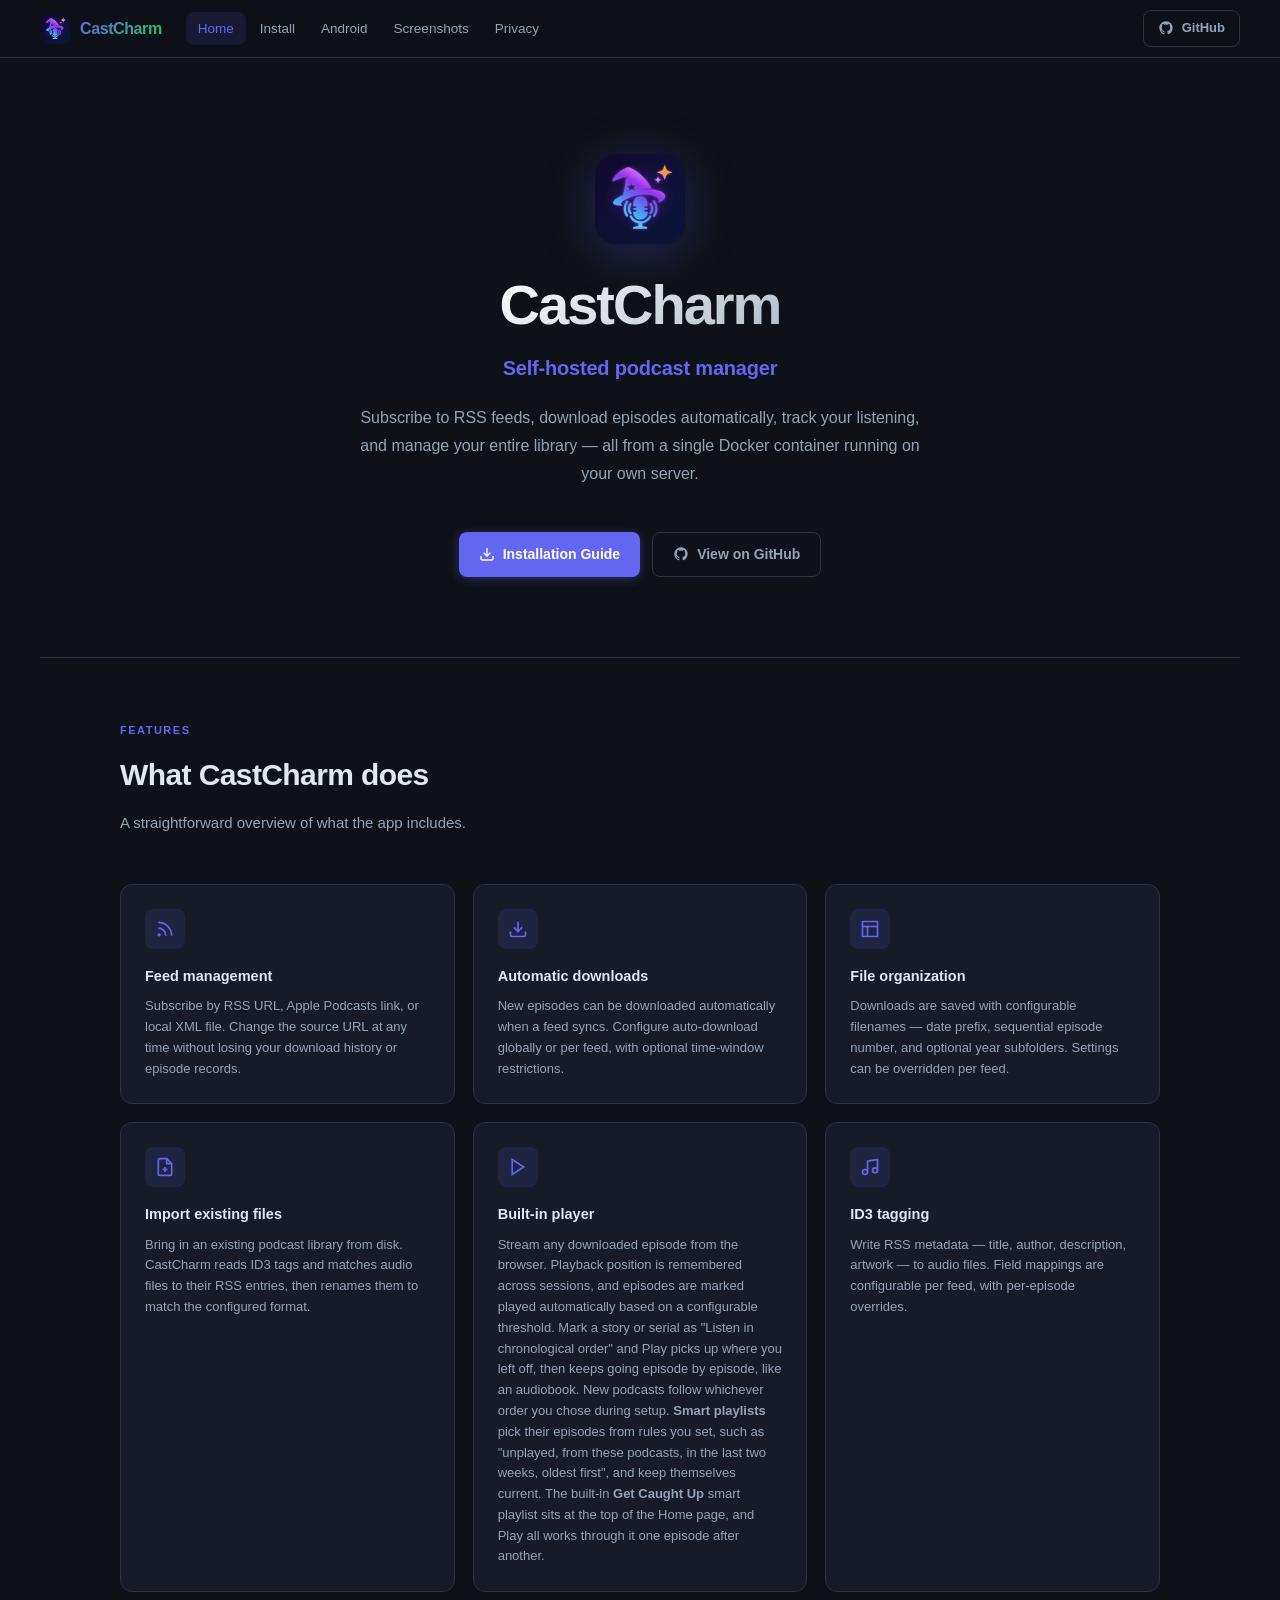
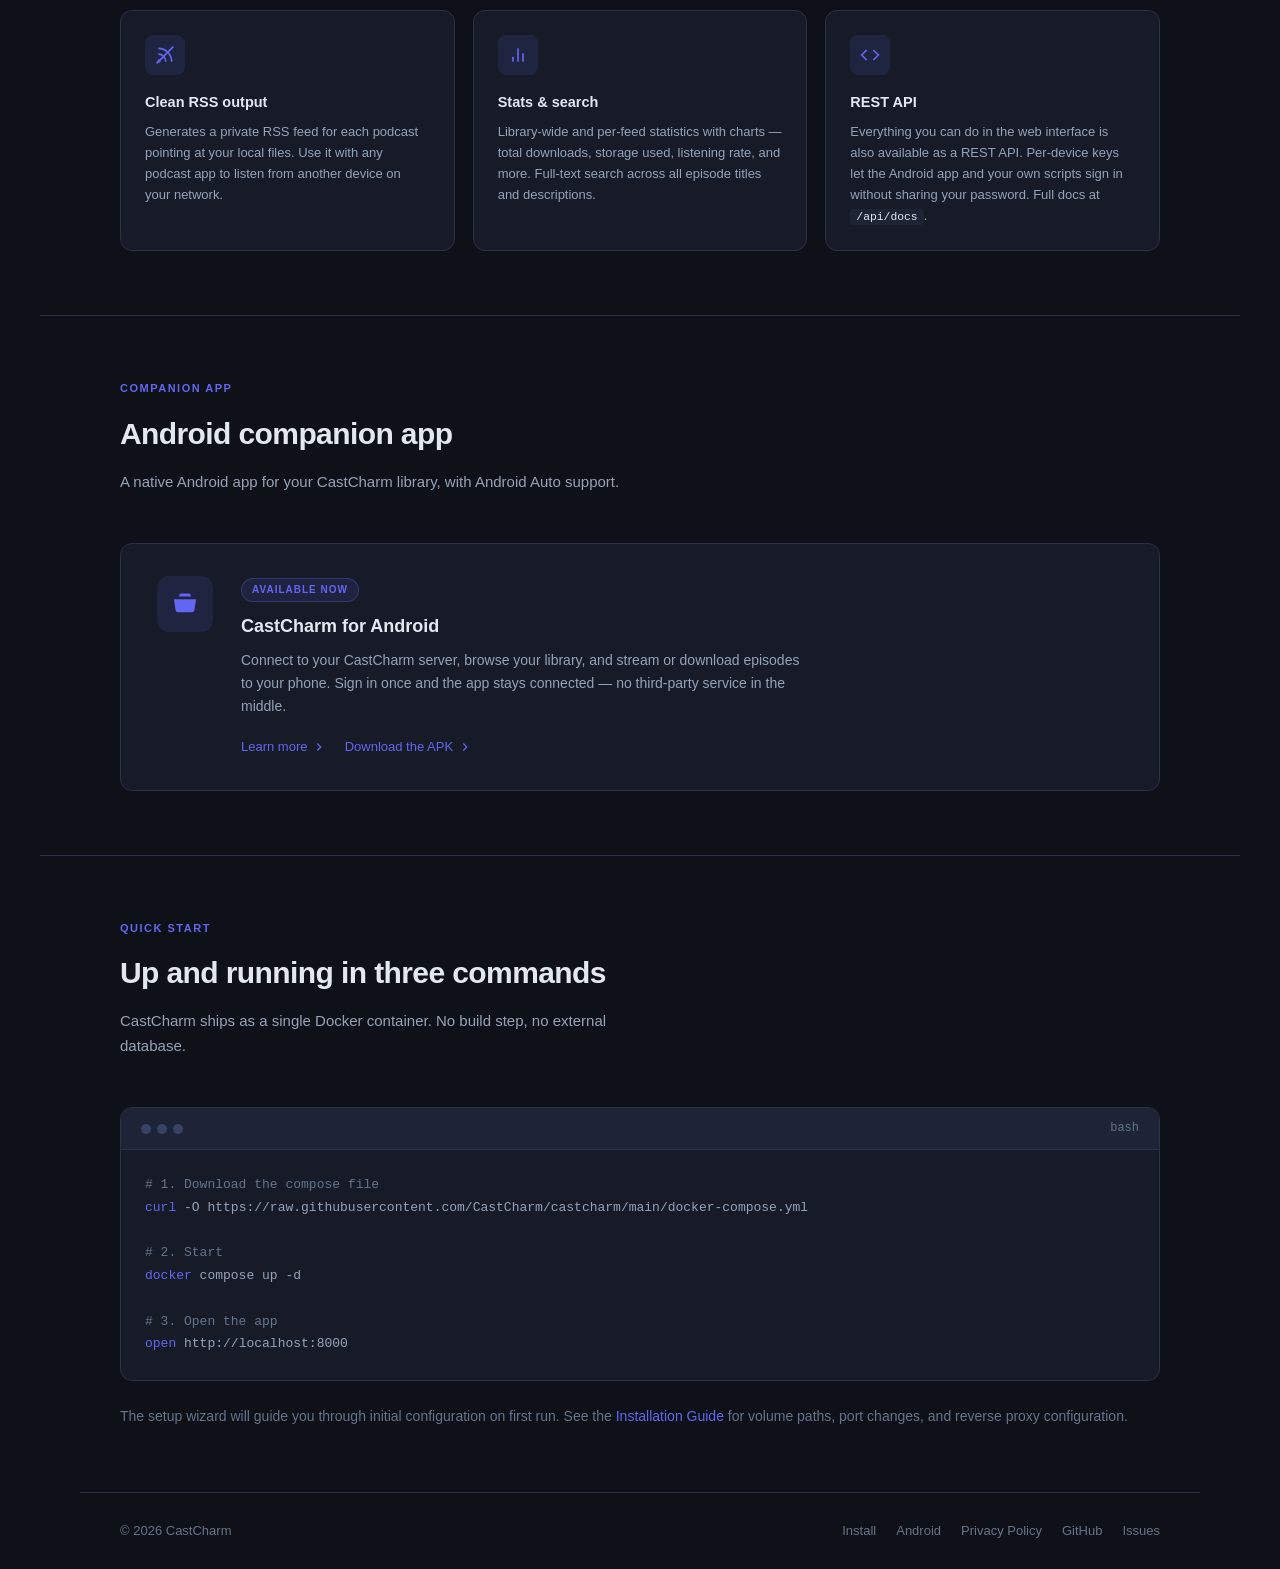
<file: docs/index.html>
<!DOCTYPE html>
<html lang="en">
<head>
  <meta charset="UTF-8" />
  <meta name="viewport" content="width=device-width, initial-scale=1.0" />
  <title>CastCharm — Self-hosted podcast manager</title>
  <meta name="description" content="CastCharm is a self-hosted podcast manager. Subscribe to RSS feeds, download episodes automatically, track playback, and manage your library — all from a single Docker container." />
  <link rel="stylesheet" href="style.css" />
  <link rel="icon" type="image/svg+xml" href="assets/icon.svg" />
</head>
<body>

  <!-- Nav -->
  <nav class="site-nav">
    <button class="hamburger" id="hamburger" aria-label="Toggle menu" aria-expanded="false">
      <span></span><span></span><span></span>
    </button>
    <a class="nav-logo" href="index.html">
      <img src="assets/icon.svg" alt="CastCharm icon" />
      <span class="nav-logo-text">CastCharm</span>
    </a>
    <div class="nav-links" id="nav-links">
      <a class="nav-link active" href="index.html">Home</a>
      <a class="nav-link" href="install.html">Install</a>
      <a class="nav-link" href="android.html">Android</a>
      <a class="nav-link" href="screenshots.html">Screenshots</a>
      <a class="nav-link" href="privacy.html">Privacy</a>
      <a class="nav-link nav-link-mobile-only" href="https://github.com/CastCharm/castcharm" target="_blank" rel="noopener">GitHub ↗</a>
    </div>
    <div class="nav-right">
      <a class="btn btn-ghost btn-sm" href="https://github.com/CastCharm/castcharm" target="_blank" rel="noopener">
        <svg viewBox="0 0 24 24" fill="currentColor"><path d="M12 2C6.477 2 2 6.477 2 12c0 4.418 2.865 8.166 6.839 9.489.5.092.682-.217.682-.482 0-.237-.009-.868-.013-1.703-2.782.604-3.369-1.342-3.369-1.342-.454-1.155-1.11-1.463-1.11-1.463-.908-.62.069-.608.069-.608 1.003.07 1.531 1.03 1.531 1.03.892 1.529 2.341 1.087 2.91.832.092-.647.35-1.088.636-1.338-2.22-.253-4.555-1.11-4.555-4.943 0-1.091.39-1.984 1.029-2.683-.103-.253-.446-1.27.098-2.647 0 0 .84-.269 2.75 1.025A9.578 9.578 0 0 1 12 6.836a9.59 9.59 0 0 1 2.504.337c1.909-1.294 2.747-1.025 2.747-1.025.546 1.377.202 2.394.1 2.647.64.699 1.028 1.592 1.028 2.683 0 3.842-2.339 4.687-4.566 4.935.359.309.678.919.678 1.852 0 1.336-.012 2.415-.012 2.743 0 .267.18.578.688.48C19.138 20.163 22 16.418 22 12c0-5.523-4.477-10-10-10z"/></svg>
        GitHub
      </a>
    </div>
  </nav>

  <!-- Hero -->
  <section class="hero">
    <img class="hero-icon" src="assets/icon.svg" alt="CastCharm" />
    <h1 class="hero-title">CastCharm</h1>
    <p class="hero-tagline">Self-hosted podcast manager</p>
    <p class="hero-desc">
      Subscribe to RSS feeds, download episodes automatically, track your listening,
      and manage your entire library — all from a single Docker container running on your own server.
    </p>
    <div class="hero-actions">
      <a class="btn btn-primary" href="install.html">
        <svg viewBox="0 0 24 24" fill="none" stroke="currentColor" stroke-width="2"><path d="M21 15v4a2 2 0 0 1-2 2H5a2 2 0 0 1-2-2v-4"/><polyline points="7 10 12 15 17 10"/><line x1="12" y1="15" x2="12" y2="3"/></svg>
        Installation Guide
      </a>
      <a class="btn btn-ghost" href="https://github.com/CastCharm/castcharm" target="_blank" rel="noopener">
        <svg viewBox="0 0 24 24" fill="currentColor"><path d="M12 2C6.477 2 2 6.477 2 12c0 4.418 2.865 8.166 6.839 9.489.5.092.682-.217.682-.482 0-.237-.009-.868-.013-1.703-2.782.604-3.369-1.342-3.369-1.342-.454-1.155-1.11-1.463-1.11-1.463-.908-.62.069-.608.069-.608 1.003.07 1.531 1.03 1.531 1.03.892 1.529 2.341 1.087 2.91.832.092-.647.35-1.088.636-1.338-2.22-.253-4.555-1.11-4.555-4.943 0-1.091.39-1.984 1.029-2.683-.103-.253-.446-1.27.098-2.647 0 0 .84-.269 2.75 1.025A9.578 9.578 0 0 1 12 6.836a9.59 9.59 0 0 1 2.504.337c1.909-1.294 2.747-1.025 2.747-1.025.546 1.377.202 2.394.1 2.647.64.699 1.028 1.592 1.028 2.683 0 3.842-2.339 4.687-4.566 4.935.359.309.678.919.678 1.852 0 1.336-.012 2.415-.012 2.743 0 .267.18.578.688.48C19.138 20.163 22 16.418 22 12c0-5.523-4.477-10-10-10z"/></svg>
        View on GitHub
      </a>
    </div>
  </section>

  <hr class="section-divider" />

  <!-- Features -->
  <section class="section">
    <p class="section-label">Features</p>
    <h2 class="section-title">What CastCharm does</h2>
    <p class="section-sub">A straightforward overview of what the app includes.</p>

    <div class="features-grid">

      <div class="feature-card">
        <div class="feature-icon">
          <svg viewBox="0 0 24 24" fill="none" stroke="currentColor" stroke-width="2"><path d="M4 11a9 9 0 0 1 9 9"/><path d="M4 4a16 16 0 0 1 16 16"/><circle cx="5" cy="19" r="1" fill="currentColor"/></svg>
        </div>
        <h3 class="feature-title">Feed management</h3>
        <p class="feature-desc">Subscribe by RSS URL, Apple Podcasts link, or local XML file. Change the source URL at any time without losing your download history or episode records.</p>
      </div>

      <div class="feature-card">
        <div class="feature-icon">
          <svg viewBox="0 0 24 24" fill="none" stroke="currentColor" stroke-width="2"><path d="M21 15v4a2 2 0 0 1-2 2H5a2 2 0 0 1-2-2v-4"/><polyline points="7 10 12 15 17 10"/><line x1="12" y1="15" x2="12" y2="3"/></svg>
        </div>
        <h3 class="feature-title">Automatic downloads</h3>
        <p class="feature-desc">New episodes can be downloaded automatically when a feed syncs. Configure auto-download globally or per feed, with optional time-window restrictions.</p>
      </div>

      <div class="feature-card">
        <div class="feature-icon">
          <svg viewBox="0 0 24 24" fill="none" stroke="currentColor" stroke-width="2"><path d="M3 3h18v18H3z" rx="2"/><polyline points="3 9 21 9"/><polyline points="9 21 9 9"/></svg>
        </div>
        <h3 class="feature-title">File organization</h3>
        <p class="feature-desc">Downloads are saved with configurable filenames — date prefix, sequential episode number, and optional year subfolders. Settings can be overridden per feed.</p>
      </div>

      <div class="feature-card">
        <div class="feature-icon">
          <svg viewBox="0 0 24 24" fill="none" stroke="currentColor" stroke-width="2"><path d="M14 2H6a2 2 0 0 0-2 2v16a2 2 0 0 0 2 2h12a2 2 0 0 0 2-2V8z"/><polyline points="14 2 14 8 20 8"/><line x1="12" y1="18" x2="12" y2="12"/><line x1="9" y1="15" x2="15" y2="15"/></svg>
        </div>
        <h3 class="feature-title">Import existing files</h3>
        <p class="feature-desc">Bring in an existing podcast library from disk. CastCharm reads ID3 tags and matches audio files to their RSS entries, then renames them to match the configured format.</p>
      </div>

      <div class="feature-card">
        <div class="feature-icon">
          <svg viewBox="0 0 24 24" fill="none" stroke="currentColor" stroke-width="2"><polygon points="5 3 19 12 5 21 5 3"/></svg>
        </div>
        <h3 class="feature-title">Built-in player</h3>
        <p class="feature-desc">Stream any downloaded episode from the browser. Playback position is remembered across sessions, and episodes are marked played automatically based on a configurable threshold. Mark a story or serial as "Listen in chronological order" and Play picks up where you left off, then keeps going episode by episode, like an audiobook. New podcasts follow whichever order you chose during setup. <strong>Smart playlists</strong> pick their episodes from rules you set, such as "unplayed, from these podcasts, in the last two weeks, oldest first", and keep themselves current. The built-in <strong>Get Caught Up</strong> smart playlist sits at the top of the Home page, and Play all works through it one episode after another.</p>
      </div>

      <div class="feature-card">
        <div class="feature-icon">
          <svg viewBox="0 0 24 24" fill="none" stroke="currentColor" stroke-width="2"><path d="M9 18V5l12-2v13"/><circle cx="6" cy="18" r="3"/><circle cx="18" cy="16" r="3"/></svg>
        </div>
        <h3 class="feature-title">ID3 tagging</h3>
        <p class="feature-desc">Write RSS metadata — title, author, description, artwork — to audio files. Field mappings are configurable per feed, with per-episode overrides.</p>
      </div>

      <div class="feature-card">
        <div class="feature-icon">
          <svg viewBox="0 0 24 24" fill="none" stroke="currentColor" stroke-width="2"><path d="M4 11a9 9 0 0 1 9 9"/><path d="M4 4a16 16 0 0 1 16 16"/><circle cx="5" cy="19" r="1" fill="currentColor"/><line x1="22" y1="2" x2="2" y2="22"/></svg>
        </div>
        <h3 class="feature-title">Clean RSS output</h3>
        <p class="feature-desc">Generates a private RSS feed for each podcast pointing at your local files. Use it with any podcast app to listen from another device on your network.</p>
      </div>

      <div class="feature-card">
        <div class="feature-icon">
          <svg viewBox="0 0 24 24" fill="none" stroke="currentColor" stroke-width="2"><line x1="18" y1="20" x2="18" y2="10"/><line x1="12" y1="20" x2="12" y2="4"/><line x1="6" y1="20" x2="6" y2="14"/></svg>
        </div>
        <h3 class="feature-title">Stats &amp; search</h3>
        <p class="feature-desc">Library-wide and per-feed statistics with charts — total downloads, storage used, listening rate, and more. Full-text search across all episode titles and descriptions.</p>
      </div>

      <div class="feature-card">
        <div class="feature-icon">
          <svg viewBox="0 0 24 24" fill="none" stroke="currentColor" stroke-width="2"><polyline points="16 18 22 12 16 6"/><polyline points="8 6 2 12 8 18"/></svg>
        </div>
        <h3 class="feature-title">REST API</h3>
        <p class="feature-desc">Everything you can do in the web interface is also available as a REST API. Per-device keys let the Android app and your own scripts sign in without sharing your password. Full docs at <code>/api/docs</code>.</p>
      </div>

    </div>
  </section>

  <hr class="section-divider" />

  <!-- Android -->
  <section class="section">
    <p class="section-label">Companion app</p>
    <h2 class="section-title">Android companion app</h2>
    <p class="section-sub">A native Android app for your CastCharm library, with Android Auto support.</p>

    <div class="coming-soon-card">
      <div class="coming-soon-icon">
        <svg viewBox="0 0 24 24" fill="currentColor"><path d="M17.523 15.341a.5.5 0 1 1-1 0 .5.5 0 0 1 1 0m-10 0a.5.5 0 1 1-1 0 .5.5 0 0 1 1 0M2.5 8h19l-1.5 9.5a2 2 0 0 1-2 1.5H6a2 2 0 0 1-2-1.5zm4-2.5 1.5-2.5h8l1.5 2.5"/></svg>
      </div>
      <div class="coming-soon-body">
        <span class="coming-soon-badge">Available now</span>
        <h3 class="coming-soon-title">CastCharm for Android</h3>
        <p class="coming-soon-desc">
          Connect to your CastCharm server, browse your library, and stream or
          download episodes to your phone. Sign in once and the app stays
          connected — no third-party service in the middle.
        </p>
        <a class="coming-soon-link" href="android.html">
          Learn more
          <svg viewBox="0 0 24 24" fill="none" stroke="currentColor" stroke-width="2"><polyline points="9 18 15 12 9 6"/></svg>
        </a>
        <a class="coming-soon-link" href="https://github.com/CastCharm/castcharm-android/releases" target="_blank" rel="noopener" style="margin-left:14px">
          Download the APK
          <svg viewBox="0 0 24 24" fill="none" stroke="currentColor" stroke-width="2"><polyline points="9 18 15 12 9 6"/></svg>
        </a>
      </div>
    </div>
  </section>

  <hr class="section-divider" />

  <!-- Quick start -->
  <section class="section">
    <p class="section-label">Quick start</p>
    <h2 class="section-title">Up and running in three commands</h2>
    <p class="section-sub">CastCharm ships as a single Docker container. No build step, no external database.</p>

    <div class="code-card">
      <div class="code-header">
        <div class="code-dots"><span></span><span></span><span></span></div>
        <span>bash</span>
      </div>
      <pre><span class="comment"># 1. Download the compose file</span>
<span class="cmd"><span class="cmd-kw">curl</span> -O https://raw.githubusercontent.com/CastCharm/castcharm/main/docker-compose.yml</span>

<span class="comment"># 2. Start</span>
<span class="cmd"><span class="cmd-kw">docker</span> compose up -d</span>

<span class="comment"># 3. Open the app</span>
<span class="cmd"><span class="cmd-kw">open</span> http://localhost:8000</span></pre>
    </div>

    <p style="margin-top:24px;font-size:14px;color:var(--text-3)">
      The setup wizard will guide you through initial configuration on first run.
      See the <a href="install.html">Installation Guide</a> for volume paths, port changes, and reverse proxy configuration.
    </p>
  </section>

  <!-- Footer -->
  <footer class="site-footer">
    <span>© <span id="copy-year"></span> CastCharm</span>
    <div class="footer-links">
      <a href="install.html">Install</a>
      <a href="android.html">Android</a>
      <a href="privacy.html">Privacy Policy</a>
      <a href="https://github.com/CastCharm/castcharm" target="_blank" rel="noopener">GitHub</a>
      <a href="https://github.com/CastCharm/castcharm/issues" target="_blank" rel="noopener">Issues</a>
    </div>
  </footer>
  <script>
    const start = 2026, now = new Date().getFullYear();
    document.getElementById("copy-year").textContent = now > start ? start + "–" + now : start;

    const hamburger = document.getElementById("hamburger");
    const navLinks  = document.getElementById("nav-links");
    hamburger.addEventListener("click", function () {
      const open = navLinks.classList.toggle("open");
      hamburger.classList.toggle("open", open);
      hamburger.setAttribute("aria-expanded", open);
    });
    navLinks.querySelectorAll("a").forEach(function (a) {
      a.addEventListener("click", function () {
        navLinks.classList.remove("open");
        hamburger.classList.remove("open");
        hamburger.setAttribute("aria-expanded", "false");
      });
    });
  </script>

</body>
</html>
</file>
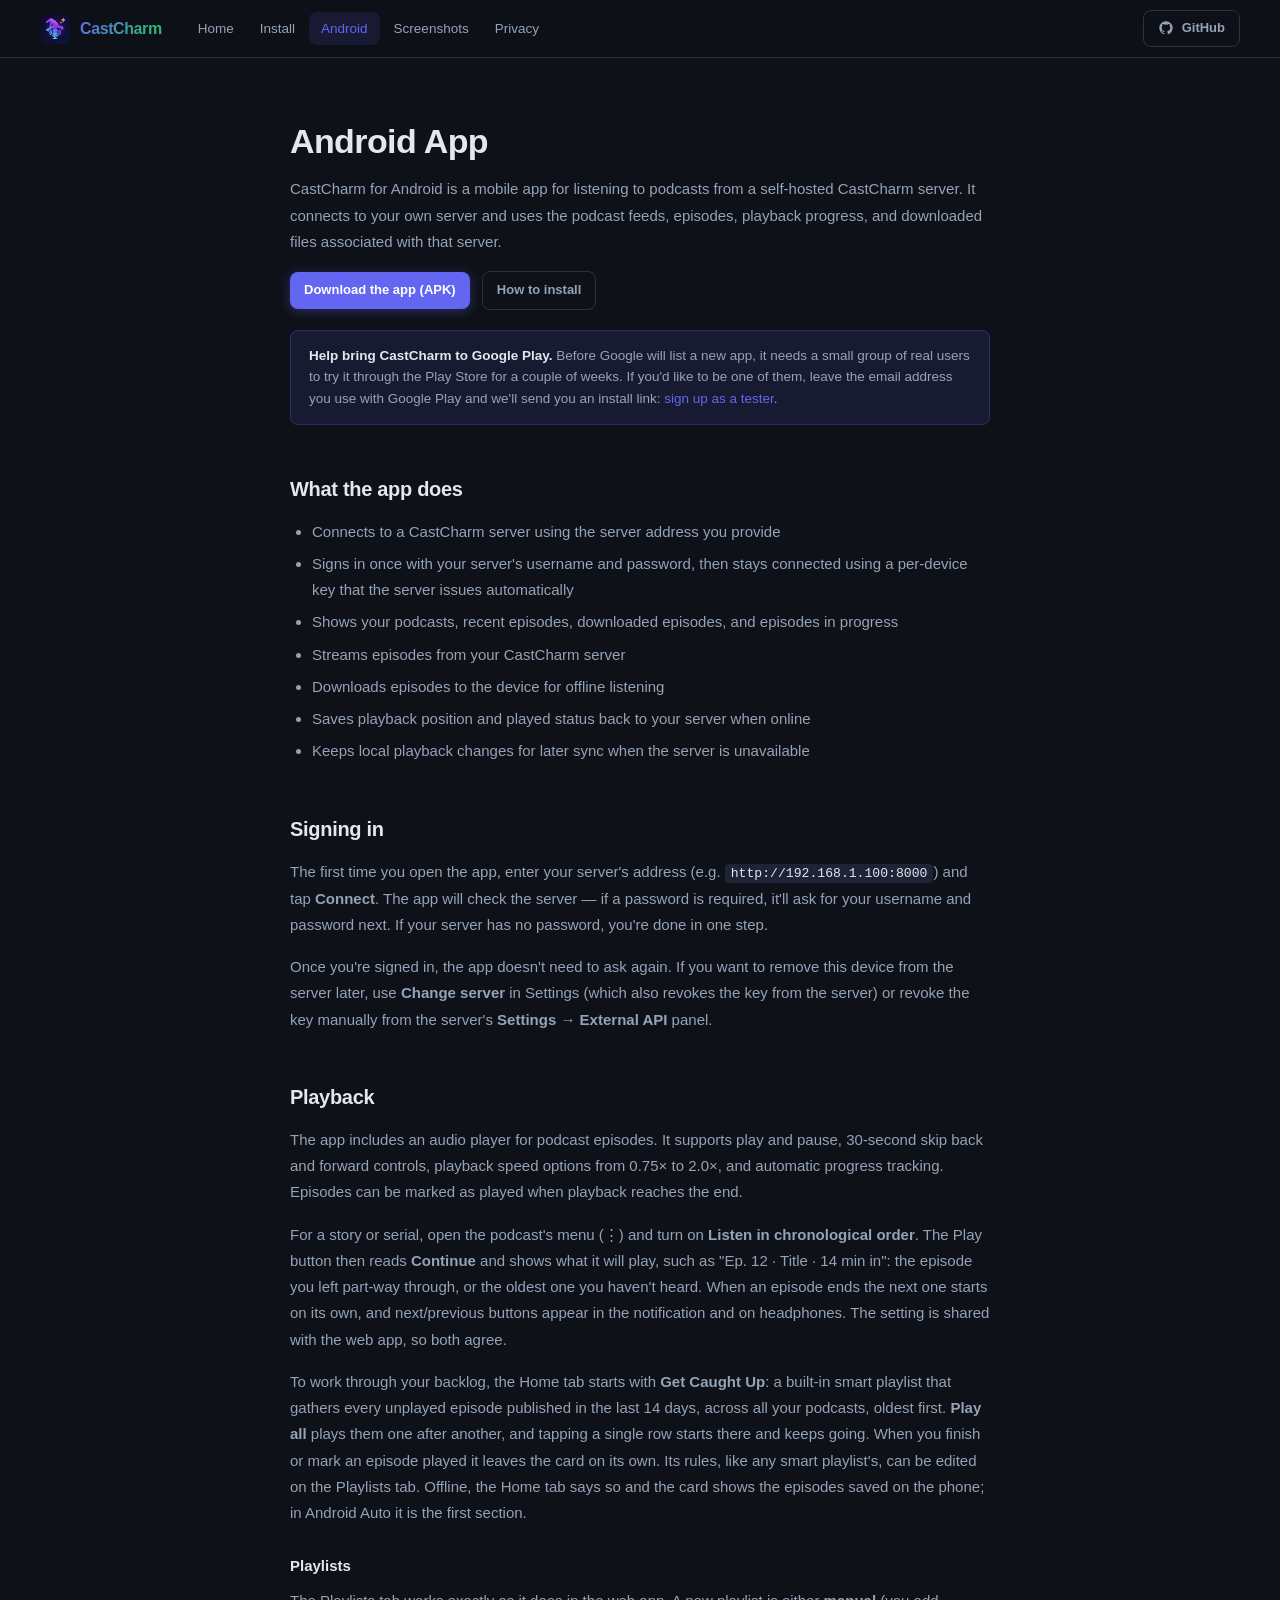
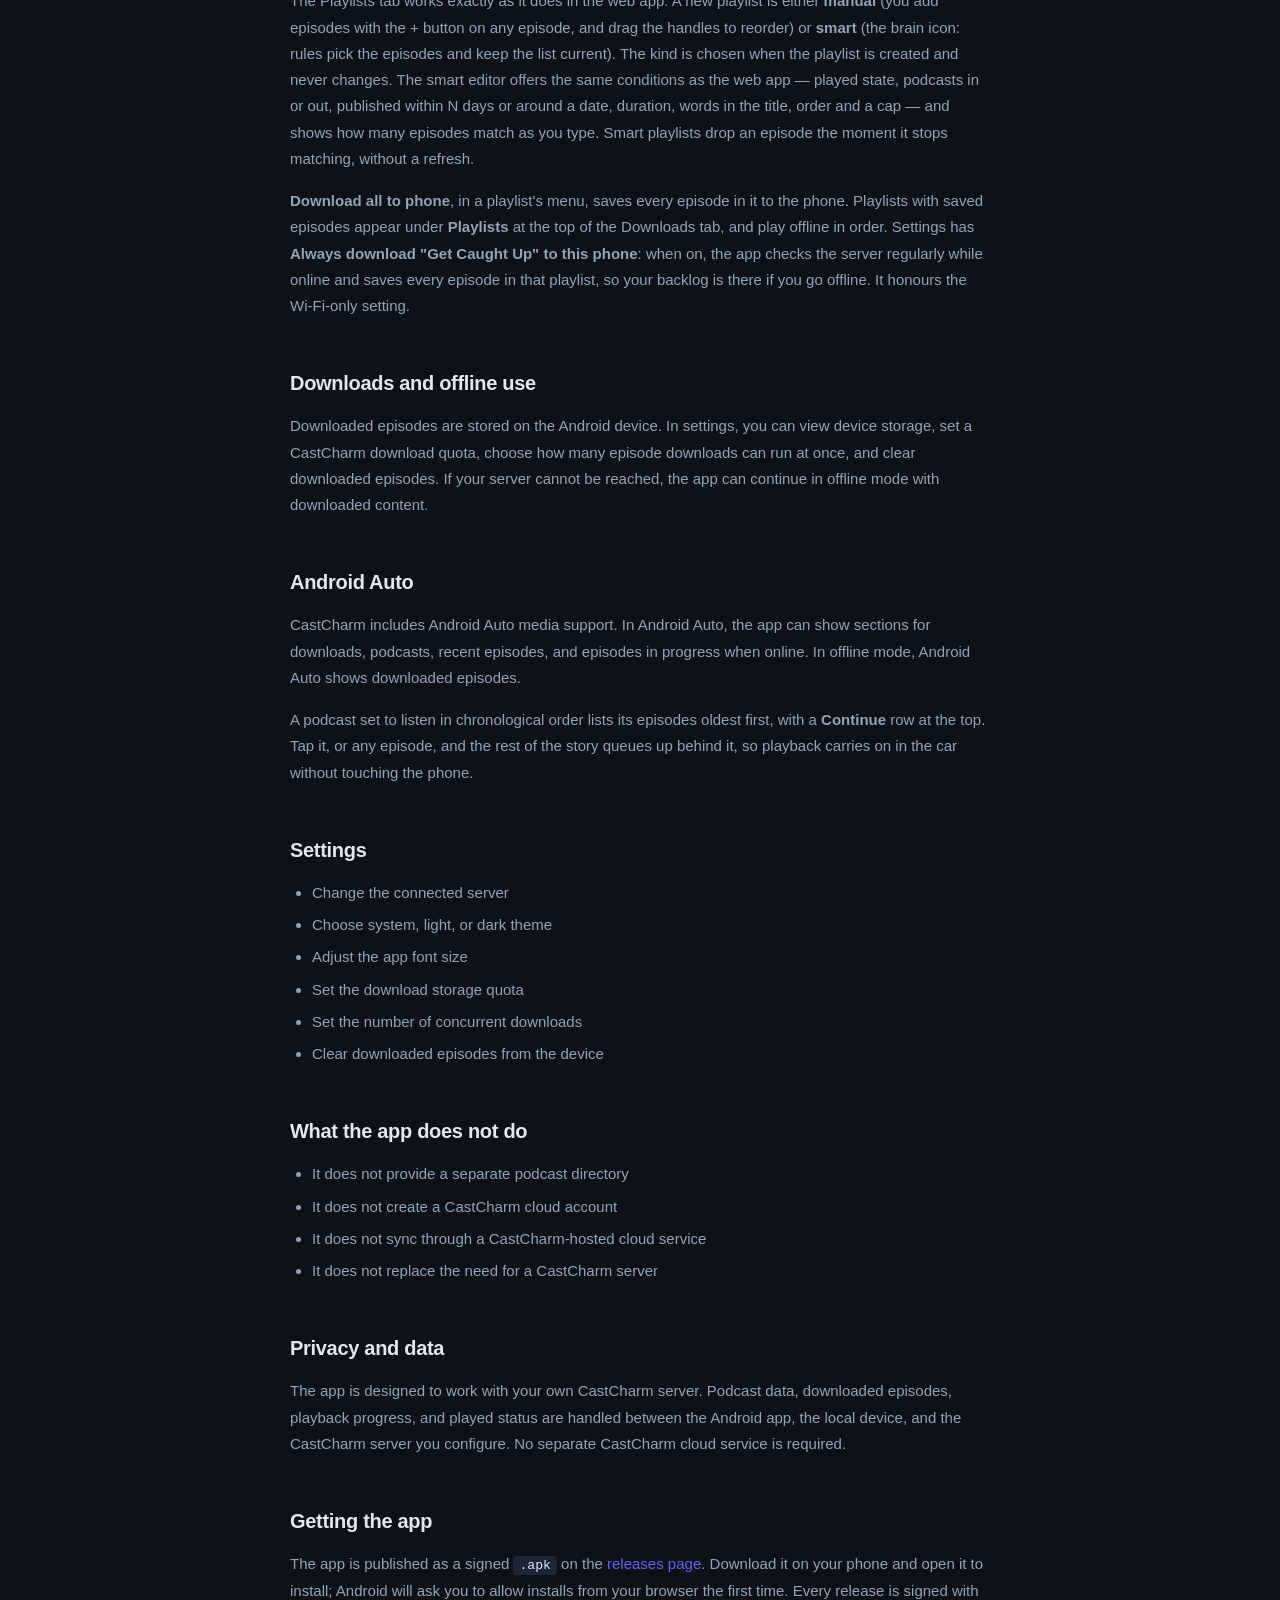
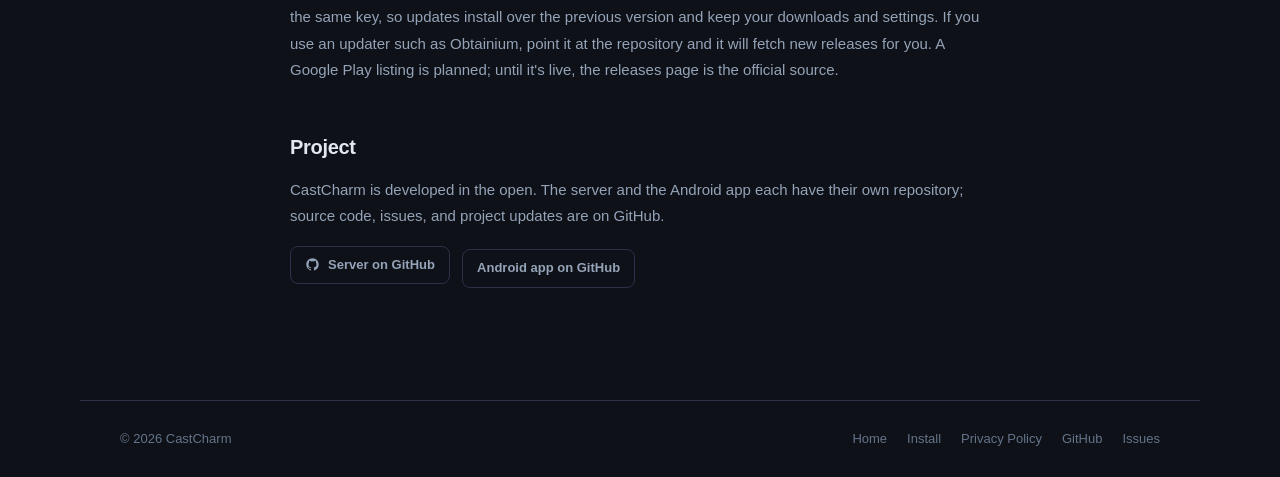
<file: docs/android.html>
<!DOCTYPE html>
<html lang="en">
<head>
  <meta charset="UTF-8" />
  <meta name="viewport" content="width=device-width, initial-scale=1.0" />
  <title>Android App — CastCharm</title>
  <meta name="description" content="CastCharm for Android connects to your self-hosted CastCharm server for podcast streaming, downloads, offline playback, and Android Auto support." />
  <link rel="stylesheet" href="style.css" />
  <link rel="icon" type="image/svg+xml" href="assets/icon.svg" />
</head>
<body>

  <!-- Nav -->
  <nav class="site-nav">
    <button class="hamburger" id="hamburger" aria-label="Toggle menu" aria-expanded="false">
      <span></span><span></span><span></span>
    </button>
    <a class="nav-logo" href="index.html">
      <img src="assets/icon.svg" alt="CastCharm icon" />
      <span class="nav-logo-text">CastCharm</span>
    </a>
    <div class="nav-links" id="nav-links">
      <a class="nav-link" href="index.html">Home</a>
      <a class="nav-link" href="install.html">Install</a>
      <a class="nav-link active" href="android.html">Android</a>
      <a class="nav-link" href="screenshots.html">Screenshots</a>
      <a class="nav-link" href="privacy.html">Privacy</a>
      <a class="nav-link nav-link-mobile-only" href="https://github.com/CastCharm/castcharm" target="_blank" rel="noopener">GitHub ↗</a>
    </div>
    <div class="nav-right">
      <a class="btn btn-ghost btn-sm" href="https://github.com/CastCharm/castcharm" target="_blank" rel="noopener">
        <svg viewBox="0 0 24 24" fill="currentColor"><path d="M12 2C6.477 2 2 6.477 2 12c0 4.418 2.865 8.166 6.839 9.489.5.092.682-.217.682-.482 0-.237-.009-.868-.013-1.703-2.782.604-3.369-1.342-3.369-1.342-.454-1.155-1.11-1.463-1.11-1.463-.908-.62.069-.608.069-.608 1.003.07 1.531 1.03 1.531 1.03.892 1.529 2.341 1.087 2.91.832.092-.647.35-1.088.636-1.338-2.22-.253-4.555-1.11-4.555-4.943 0-1.091.39-1.984 1.029-2.683-.103-.253-.446-1.27.098-2.647 0 0 .84-.269 2.75 1.025A9.578 9.578 0 0 1 12 6.836a9.59 9.59 0 0 1 2.504.337c1.909-1.294 2.747-1.025 2.747-1.025.546 1.377.202 2.394.1 2.647.64.699 1.028 1.592 1.028 2.683 0 3.842-2.339 4.687-4.566 4.935.359.309.678.919.678 1.852 0 1.336-.012 2.415-.012 2.743 0 .267.18.578.688.48C19.138 20.163 22 16.418 22 12c0-5.523-4.477-10-10-10z"/></svg>
        GitHub
      </a>
    </div>
  </nav>

  <div class="content-wrap">
    <div class="content-page">

      <h1>Android App</h1>

      <p>
        CastCharm for Android is a mobile app for listening to podcasts from a
        self-hosted CastCharm server. It connects to your own server and uses the
        podcast feeds, episodes, playback progress, and downloaded files associated
        with that server.
      </p>
      <p>
        <a class="btn btn-primary btn-sm" href="https://github.com/CastCharm/castcharm-android/releases" target="_blank" rel="noopener" style="display:inline-flex">
          Download the app (APK)
        </a>
        <a class="btn btn-ghost btn-sm" href="#getting-the-app" style="display:inline-flex;margin-left:8px">
          How to install
        </a>
      </p>

      <div class="callout">
        <strong>Help bring CastCharm to Google Play.</strong> Before Google will list a
        new app, it needs a small group of real users to try it through the Play Store
        for a couple of weeks. If you'd like to be one of them, leave the email address
        you use with Google Play and we'll send you an install link:
        <a href="https://forms.gle/P5sgAX2Xvz8BCvaC7" target="_blank" rel="noopener">sign up as a tester</a>.
      </div>

      <h2>What the app does</h2>
      <ul>
        <li>Connects to a CastCharm server using the server address you provide</li>
        <li>Signs in once with your server's username and password, then stays connected using a per-device key that the server issues automatically</li>
        <li>Shows your podcasts, recent episodes, downloaded episodes, and episodes in progress</li>
        <li>Streams episodes from your CastCharm server</li>
        <li>Downloads episodes to the device for offline listening</li>
        <li>Saves playback position and played status back to your server when online</li>
        <li>Keeps local playback changes for later sync when the server is unavailable</li>
      </ul>

      <h2>Signing in</h2>
      <p>
        The first time you open the app, enter your server's address (e.g.
        <code>http://192.168.1.100:8000</code>) and tap <strong>Connect</strong>. The app
        will check the server — if a password is required, it'll ask for your username and
        password next. If your server has no password, you're done in one step.
      </p>
      <p>
        Once you're signed in, the app doesn't need to ask again. If you want to remove
        this device from the server later, use <strong>Change server</strong> in Settings
        (which also revokes the key from the server) or revoke the key manually from the
        server's <strong>Settings → External API</strong> panel.
      </p>

      <h2>Playback</h2>
      <p>
        The app includes an audio player for podcast episodes. It supports play and
        pause, 30-second skip back and forward controls, playback speed options from
        0.75× to 2.0×, and automatic progress tracking. Episodes can be marked as
        played when playback reaches the end.
      </p>
      <p>
        For a story or serial, open the podcast's menu (⋮) and turn on
        <strong>Listen in chronological order</strong>. The Play button then reads
        <strong>Continue</strong> and shows what it will play, such as
        "Ep. 12 · Title · 14 min in": the episode you left part-way through, or the
        oldest one you haven't heard. When an episode ends the next one starts on
        its own, and next/previous buttons appear in the notification and on
        headphones. The setting is shared with the web app, so both agree.
      </p>
      <p>
        To work through your backlog, the Home tab starts with <strong>Get Caught Up</strong>:
        a built-in smart playlist that gathers every unplayed episode published in
        the last 14 days, across all your podcasts, oldest first. <strong>Play all</strong>
        plays them one after another, and tapping a single row starts there and
        keeps going. When you finish or mark an episode played it leaves the card
        on its own. Its rules, like any smart playlist's, can be edited on the
        Playlists tab. Offline, the Home tab says so and the card shows the
        episodes saved on the phone; in Android Auto it is the first section.
      </p>

      <h3>Playlists</h3>
      <p>
        The Playlists tab works exactly as it does in the web app. A new playlist is
        either <strong>manual</strong> (you add episodes with the + button on any
        episode, and drag the handles to reorder) or <strong>smart</strong> (the brain
        icon: rules pick the episodes and keep the list current). The kind is chosen
        when the playlist is created and never changes. The smart editor offers the
        same conditions as the web app — played state, podcasts in or out, published
        within N days or around a date, duration, words in the title, order and a
        cap — and shows how many episodes match as you type. Smart playlists drop an
        episode the moment it stops matching, without a refresh.
      </p>
      <p>
        <strong>Download all to phone</strong>, in a playlist's menu, saves every
        episode in it to the phone. Playlists with saved episodes appear under
        <strong>Playlists</strong> at the top of the Downloads tab, and play offline in
        order. Settings has <strong>Always download "Get Caught Up" to this phone</strong>:
        when on, the app checks the server regularly while online and saves every
        episode in that playlist, so your backlog is there if you go offline. It
        honours the Wi-Fi-only setting.
      </p>

      <h2>Downloads and offline use</h2>
      <p>
        Downloaded episodes are stored on the Android device. In settings, you can
        view device storage, set a CastCharm download quota, choose how many episode
        downloads can run at once, and clear downloaded episodes. If your server
        cannot be reached, the app can continue in offline mode with downloaded
        content.
      </p>

      <h2>Android Auto</h2>
      <p>
        CastCharm includes Android Auto media support. In Android Auto, the app can
        show sections for downloads, podcasts, recent episodes, and episodes in
        progress when online. In offline mode, Android Auto shows downloaded episodes.
      </p>
      <p>
        A podcast set to listen in chronological order lists its episodes oldest first, with a
        <strong>Continue</strong> row at the top. Tap it, or any episode, and the
        rest of the story queues up behind it, so playback carries on in the car
        without touching the phone.
      </p>

      <h2>Settings</h2>
      <ul>
        <li>Change the connected server</li>
        <li>Choose system, light, or dark theme</li>
        <li>Adjust the app font size</li>
        <li>Set the download storage quota</li>
        <li>Set the number of concurrent downloads</li>
        <li>Clear downloaded episodes from the device</li>
      </ul>

      <h2>What the app does not do</h2>
      <ul>
        <li>It does not provide a separate podcast directory</li>
        <li>It does not create a CastCharm cloud account</li>
        <li>It does not sync through a CastCharm-hosted cloud service</li>
        <li>It does not replace the need for a CastCharm server</li>
      </ul>

      <h2>Privacy and data</h2>
      <p>
        The app is designed to work with your own CastCharm server. Podcast data,
        downloaded episodes, playback progress, and played status are handled between
        the Android app, the local device, and the CastCharm server you configure.
        No separate CastCharm cloud service is required.
      </p>

      <h2 id="getting-the-app">Getting the app</h2>
      <p>
        The app is published as a signed <code>.apk</code> on the
        <a href="https://github.com/CastCharm/castcharm-android/releases" target="_blank" rel="noopener">releases page</a>.
        Download it on your phone and open it to install; Android will ask you to
        allow installs from your browser the first time. Every release is signed
        with the same key, so updates install over the previous version and keep
        your downloads and settings. If you use an updater such as Obtainium, point
        it at the repository and it will fetch new releases for you. A Google Play
        listing is planned; until it's live, the releases page is the official
        source.
      </p>

      <h2>Project</h2>
      <p>
        CastCharm is developed in the open. The server and the Android app each
        have their own repository; source code, issues, and project updates are on
        GitHub.
      </p>
      <p>
        <a class="btn btn-ghost btn-sm" href="https://github.com/CastCharm/castcharm" target="_blank" rel="noopener" style="display:inline-flex">
          <svg viewBox="0 0 24 24" fill="currentColor" style="width:15px;height:15px"><path d="M12 2C6.477 2 2 6.477 2 12c0 4.418 2.865 8.166 6.839 9.489.5.092.682-.217.682-.482 0-.237-.009-.868-.013-1.703-2.782.604-3.369-1.342-3.369-1.342-.454-1.155-1.11-1.463-1.11-1.463-.908-.62.069-.608.069-.608 1.003.07 1.531 1.03 1.531 1.03.892 1.529 2.341 1.087 2.91.832.092-.647.35-1.088.636-1.338-2.22-.253-4.555-1.11-4.555-4.943 0-1.091.39-1.984 1.029-2.683-.103-.253-.446-1.27.098-2.647 0 0 .84-.269 2.75 1.025A9.578 9.578 0 0 1 12 6.836a9.59 9.59 0 0 1 2.504.337c1.909-1.294 2.747-1.025 2.747-1.025.546 1.377.202 2.394.1 2.647.64.699 1.028 1.592 1.028 2.683 0 3.842-2.339 4.687-4.566 4.935.359.309.678.919.678 1.852 0 1.336-.012 2.415-.012 2.743 0 .267.18.578.688.48C19.138 20.163 22 16.418 22 12c0-5.523-4.477-10-10-10z"/></svg>
          Server on GitHub
        </a>
        <a class="btn btn-ghost btn-sm" href="https://github.com/CastCharm/castcharm-android" target="_blank" rel="noopener" style="display:inline-flex;margin-left:8px">
          Android app on GitHub
        </a>
      </p>

    </div>
  </div>

  <!-- Footer -->
  <footer class="site-footer">
    <span>© <span id="copy-year"></span> CastCharm</span>
    <div class="footer-links">
      <a href="index.html">Home</a>
      <a href="install.html">Install</a>
      <a href="privacy.html">Privacy Policy</a>
      <a href="https://github.com/CastCharm/castcharm" target="_blank" rel="noopener">GitHub</a>
      <a href="https://github.com/CastCharm/castcharm/issues" target="_blank" rel="noopener">Issues</a>
    </div>
  </footer>

  <script>
    const start = 2026, now = new Date().getFullYear();
    document.getElementById("copy-year").textContent = now > start ? start + "–" + now : start;

    const hamburger = document.getElementById("hamburger");
    const navLinks  = document.getElementById("nav-links");
    hamburger.addEventListener("click", function () {
      const open = navLinks.classList.toggle("open");
      hamburger.classList.toggle("open", open);
      hamburger.setAttribute("aria-expanded", open);
    });
    navLinks.querySelectorAll("a").forEach(function (a) {
      a.addEventListener("click", function () {
        navLinks.classList.remove("open");
        hamburger.classList.remove("open");
        hamburger.setAttribute("aria-expanded", "false");
      });
    });
  </script>

</body>
</html>
</file>
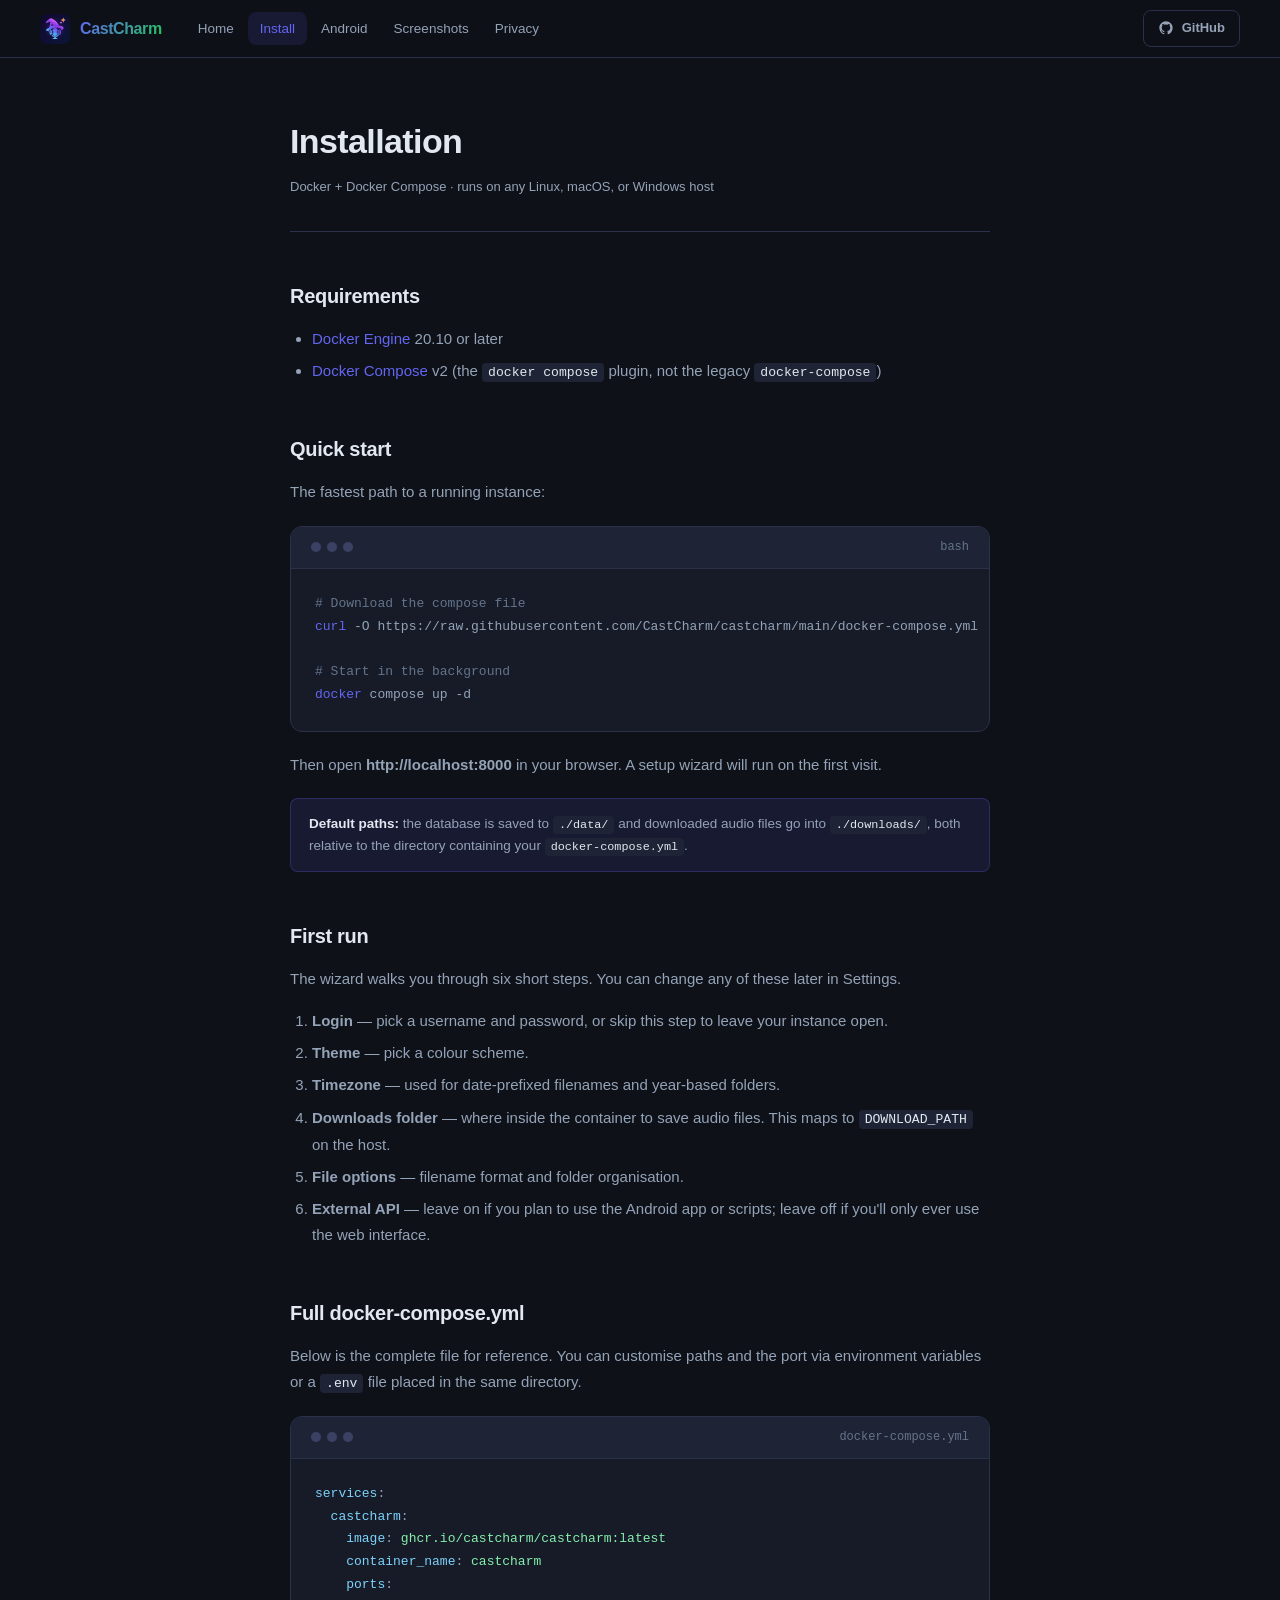
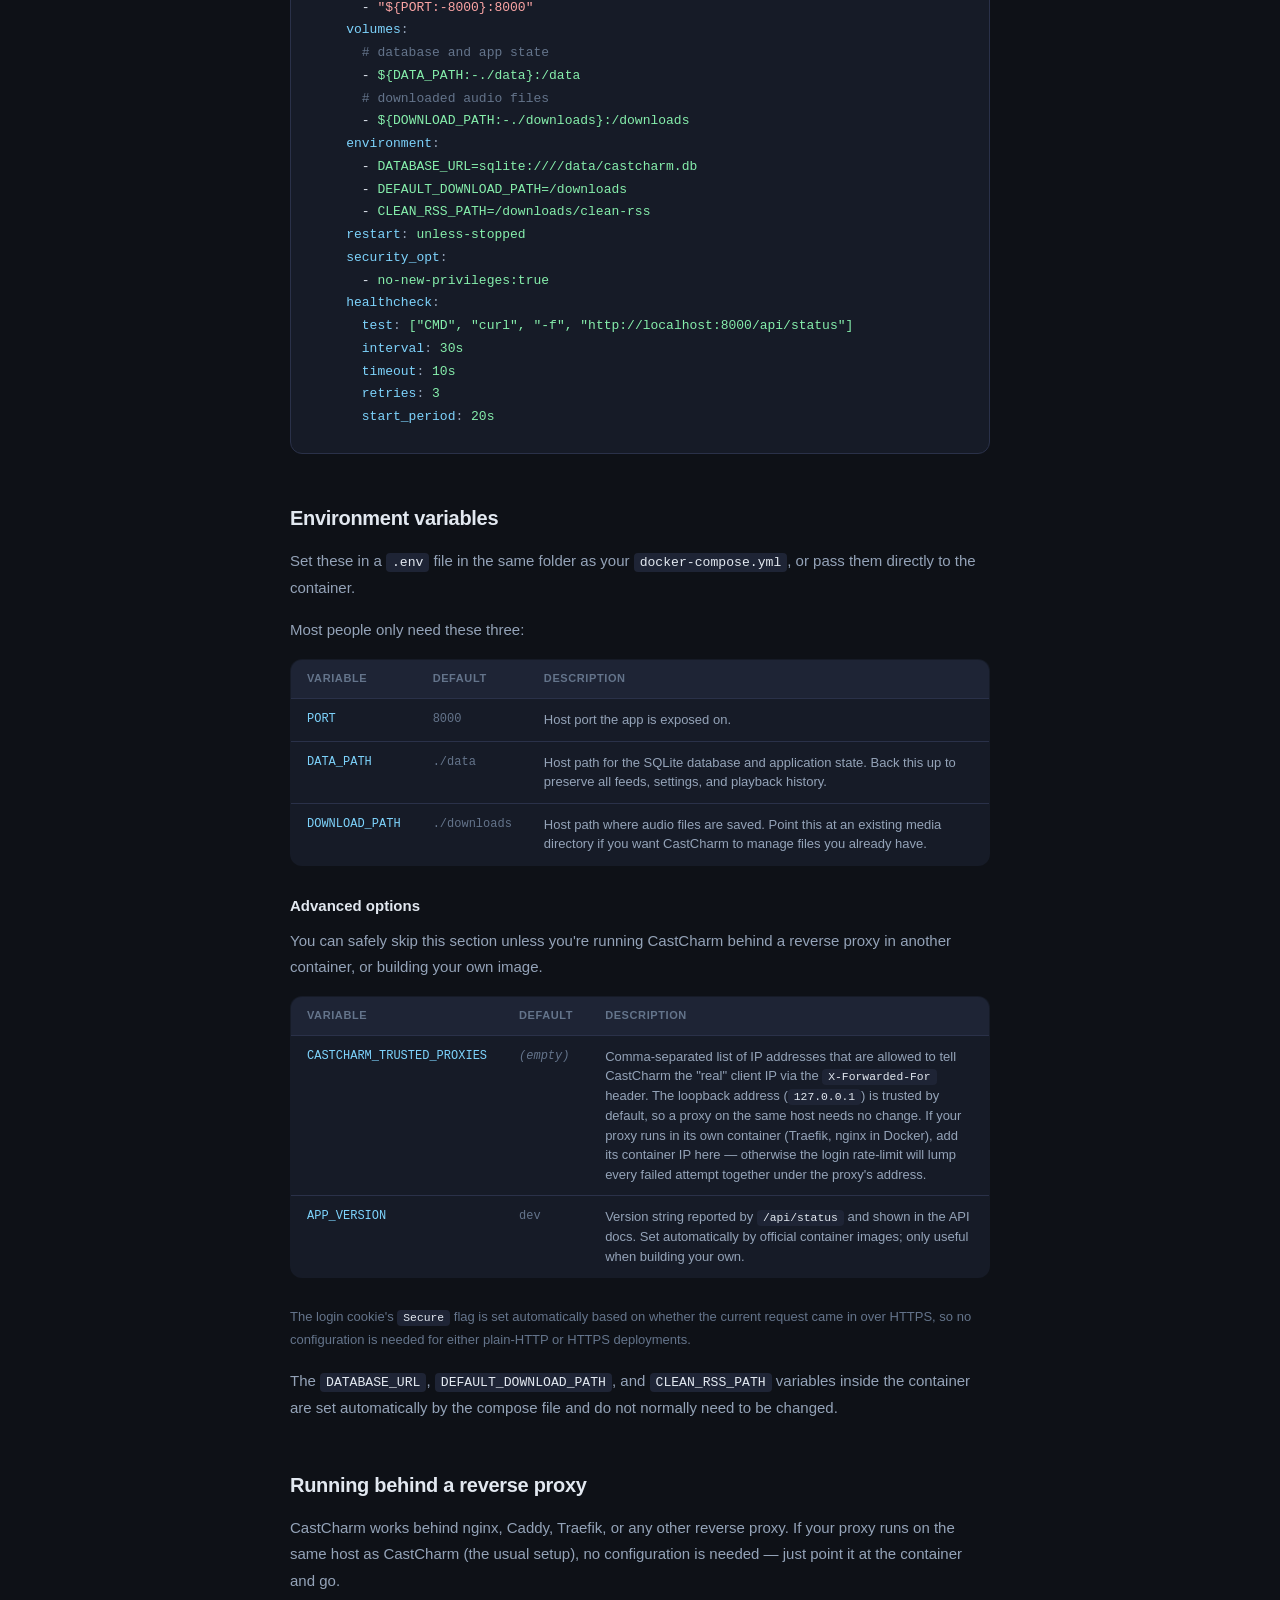
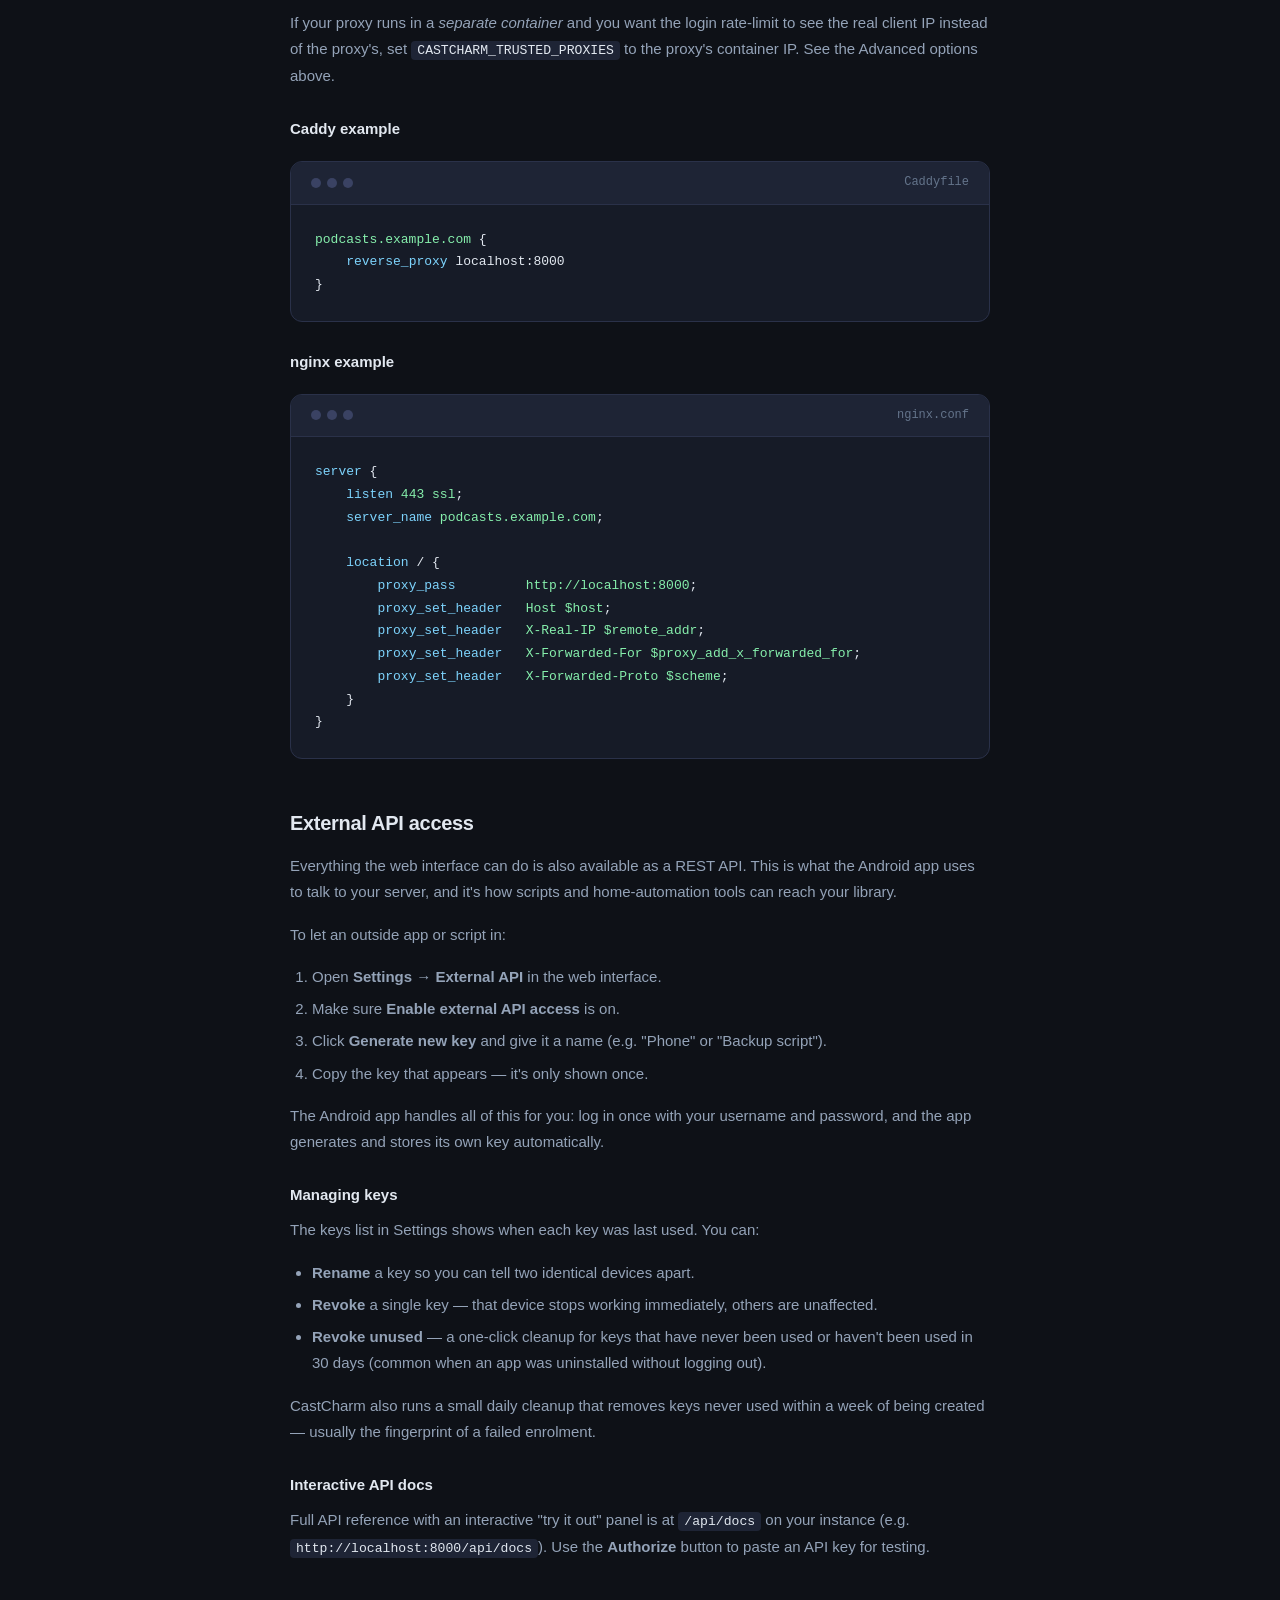
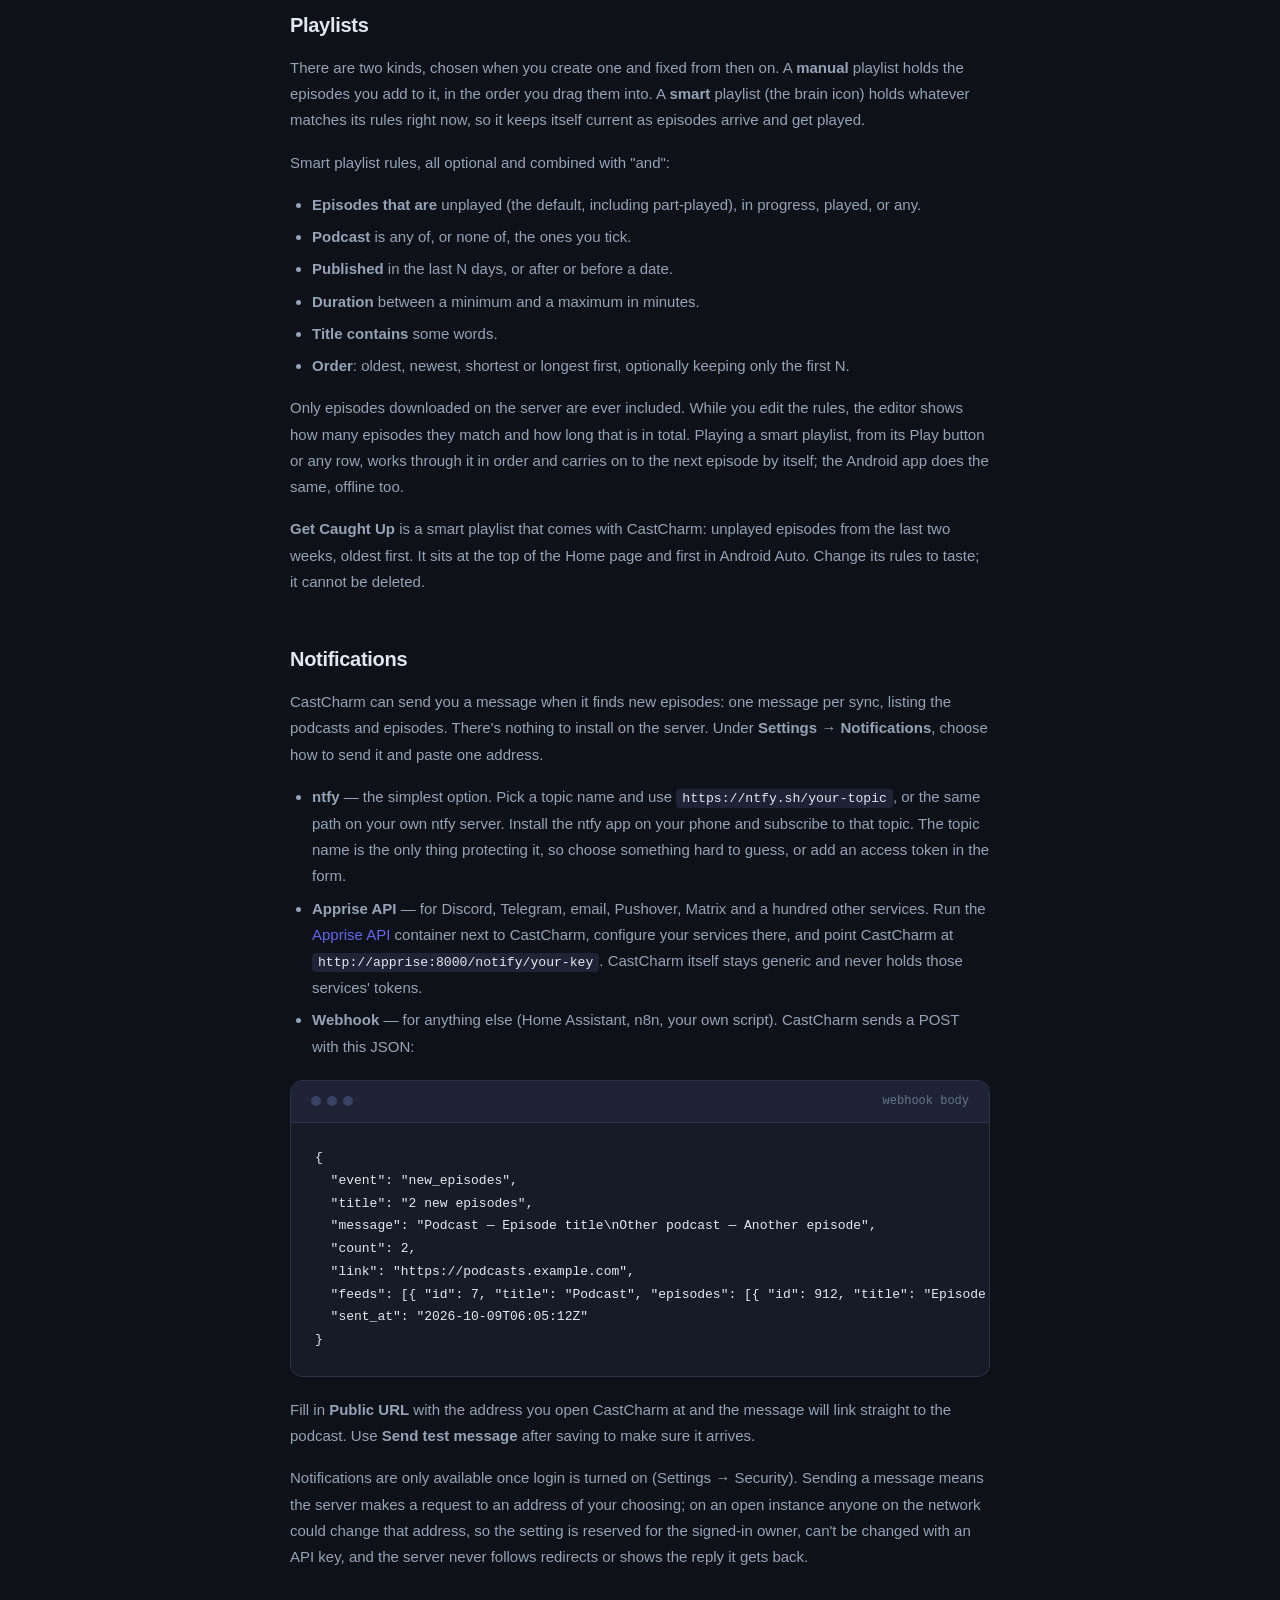
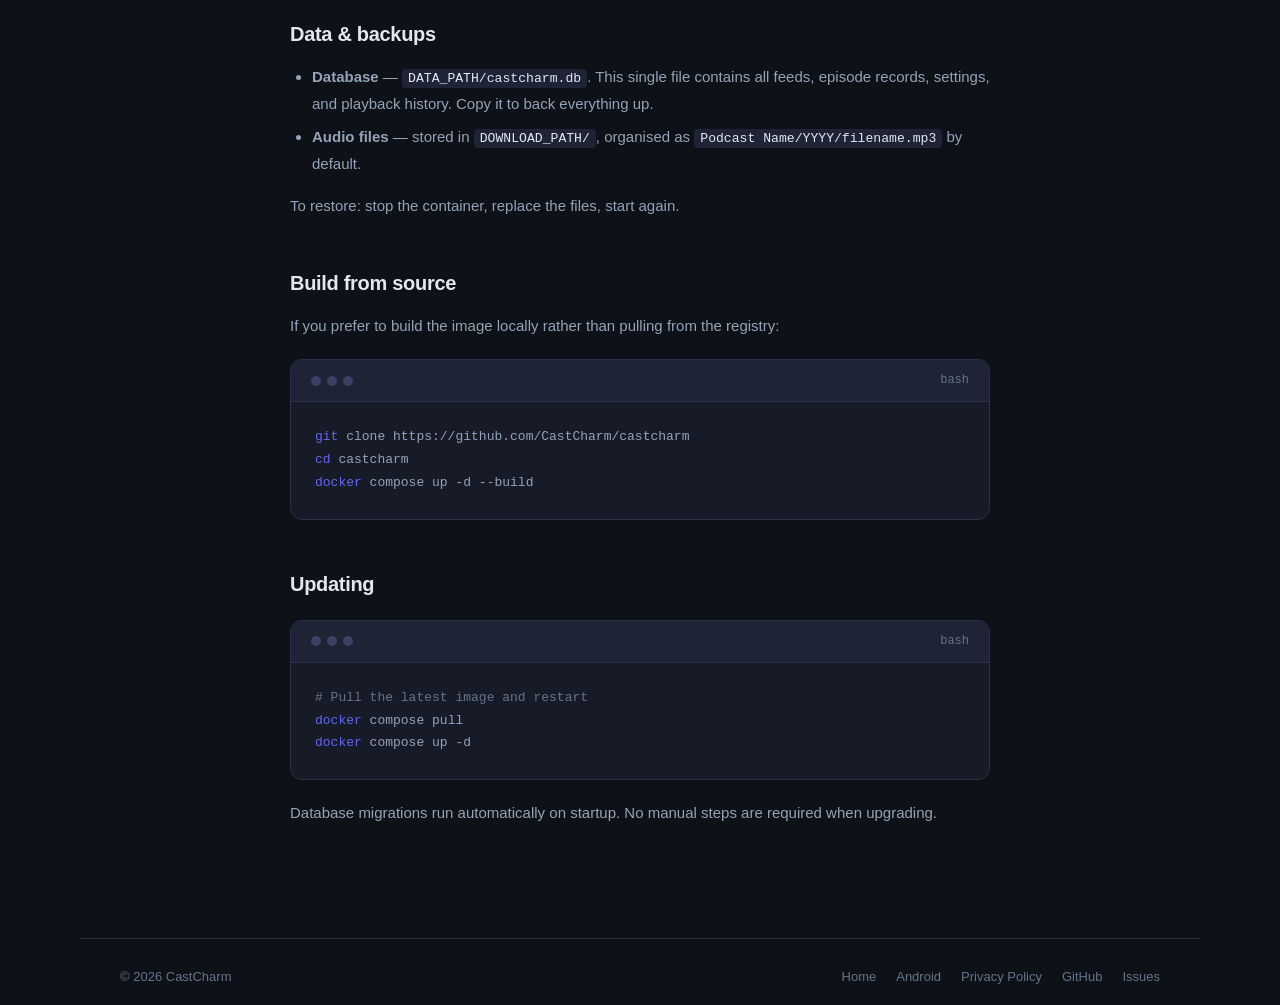
<file: docs/install.html>
<!DOCTYPE html>
<html lang="en">
<head>
  <meta charset="UTF-8" />
  <meta name="viewport" content="width=device-width, initial-scale=1.0" />
  <title>Installation — CastCharm</title>
  <meta name="description" content="How to install CastCharm using Docker Compose." />
  <link rel="stylesheet" href="style.css" />
  <link rel="icon" type="image/svg+xml" href="assets/icon.svg" />
</head>
<body>

  <!-- Nav -->
  <nav class="site-nav">
    <button class="hamburger" id="hamburger" aria-label="Toggle menu" aria-expanded="false">
      <span></span><span></span><span></span>
    </button>
    <a class="nav-logo" href="index.html">
      <img src="assets/icon.svg" alt="CastCharm icon" />
      <span class="nav-logo-text">CastCharm</span>
    </a>
    <div class="nav-links" id="nav-links">
      <a class="nav-link" href="index.html">Home</a>
      <a class="nav-link active" href="install.html">Install</a>
      <a class="nav-link" href="android.html">Android</a>
      <a class="nav-link" href="screenshots.html">Screenshots</a>
      <a class="nav-link" href="privacy.html">Privacy</a>
      <a class="nav-link nav-link-mobile-only" href="https://github.com/CastCharm/castcharm" target="_blank" rel="noopener">GitHub ↗</a>
    </div>
    <div class="nav-right">
      <a class="btn btn-ghost btn-sm" href="https://github.com/CastCharm/castcharm" target="_blank" rel="noopener">
        <svg viewBox="0 0 24 24" fill="currentColor"><path d="M12 2C6.477 2 2 6.477 2 12c0 4.418 2.865 8.166 6.839 9.489.5.092.682-.217.682-.482 0-.237-.009-.868-.013-1.703-2.782.604-3.369-1.342-3.369-1.342-.454-1.155-1.11-1.463-1.11-1.463-.908-.62.069-.608.069-.608 1.003.07 1.531 1.03 1.531 1.03.892 1.529 2.341 1.087 2.91.832.092-.647.35-1.088.636-1.338-2.22-.253-4.555-1.11-4.555-4.943 0-1.091.39-1.984 1.029-2.683-.103-.253-.446-1.27.098-2.647 0 0 .84-.269 2.75 1.025A9.578 9.578 0 0 1 12 6.836a9.59 9.59 0 0 1 2.504.337c1.909-1.294 2.747-1.025 2.747-1.025.546 1.377.202 2.394.1 2.647.64.699 1.028 1.592 1.028 2.683 0 3.842-2.339 4.687-4.566 4.935.359.309.678.919.678 1.852 0 1.336-.012 2.415-.012 2.743 0 .267.18.578.688.48C19.138 20.163 22 16.418 22 12c0-5.523-4.477-10-10-10z"/></svg>
        GitHub
      </a>
    </div>
  </nav>

  <div class="content-wrap">
    <div class="content-page">

      <h1>Installation</h1>
      <p class="page-meta">Docker + Docker Compose · runs on any Linux, macOS, or Windows host</p>

      <!-- Requirements -->
      <h2>Requirements</h2>
      <ul>
        <li><a href="https://docs.docker.com/engine/install/" target="_blank" rel="noopener">Docker Engine</a> 20.10 or later</li>
        <li><a href="https://docs.docker.com/compose/install/" target="_blank" rel="noopener">Docker Compose</a> v2 (the <code>docker compose</code> plugin, not the legacy <code>docker-compose</code>)</li>
      </ul>

      <!-- Quick start -->
      <h2>Quick start</h2>
      <p>The fastest path to a running instance:</p>

      <div class="code-card">
        <div class="code-header">
          <div class="code-dots"><span></span><span></span><span></span></div>
          <span>bash</span>
        </div>
        <pre><span class="comment"># Download the compose file</span>
<span class="cmd"><span class="cmd-kw">curl</span> -O https://raw.githubusercontent.com/CastCharm/castcharm/main/docker-compose.yml</span>

<span class="comment"># Start in the background</span>
<span class="cmd"><span class="cmd-kw">docker</span> compose up -d</span></pre>
      </div>

      <p>Then open <strong>http://localhost:8000</strong> in your browser. A setup wizard will run on the first visit.</p>

      <div class="callout">
        <strong>Default paths:</strong> the database is saved to <code>./data/</code> and downloaded audio files go into <code>./downloads/</code>, both relative to the directory containing your <code>docker-compose.yml</code>.
      </div>

      <!-- First-run wizard -->
      <h2>First run</h2>
      <p>The wizard walks you through six short steps. You can change any of these later in Settings.</p>
      <ol>
        <li><strong>Login</strong> — pick a username and password, or skip this step to leave your instance open.</li>
        <li><strong>Theme</strong> — pick a colour scheme.</li>
        <li><strong>Timezone</strong> — used for date-prefixed filenames and year-based folders.</li>
        <li><strong>Downloads folder</strong> — where inside the container to save audio files. This maps to <code>DOWNLOAD_PATH</code> on the host.</li>
        <li><strong>File options</strong> — filename format and folder organisation.</li>
        <li><strong>External API</strong> — leave on if you plan to use the Android app or scripts; leave off if you'll only ever use the web interface.</li>
      </ol>

      <!-- Full compose file -->
      <h2>Full docker-compose.yml</h2>
      <p>Below is the complete file for reference. You can customise paths and the port via environment variables or a <code>.env</code> file placed in the same directory.</p>

      <div class="code-card">
        <div class="code-header">
          <div class="code-dots"><span></span><span></span><span></span></div>
          <span>docker-compose.yml</span>
        </div>
        <pre><span class="key">services</span><span class="cmd">:</span>
  <span class="key">castcharm</span><span class="cmd">:</span>
    <span class="key">image</span><span class="cmd">:</span> <span class="val">ghcr.io/castcharm/castcharm:latest</span>
    <span class="key">container_name</span><span class="cmd">:</span> <span class="val">castcharm</span>
    <span class="key">ports</span><span class="cmd">:</span>
      - <span class="str">"${PORT:-8000}:8000"</span>
    <span class="key">volumes</span><span class="cmd">:</span>
      <span class="comment"># database and app state</span>
      - <span class="val">${DATA_PATH:-./data}:/data</span>
      <span class="comment"># downloaded audio files</span>
      - <span class="val">${DOWNLOAD_PATH:-./downloads}:/downloads</span>
    <span class="key">environment</span><span class="cmd">:</span>
      - <span class="val">DATABASE_URL=sqlite:////data/castcharm.db</span>
      - <span class="val">DEFAULT_DOWNLOAD_PATH=/downloads</span>
      - <span class="val">CLEAN_RSS_PATH=/downloads/clean-rss</span>
    <span class="key">restart</span><span class="cmd">:</span> <span class="val">unless-stopped</span>
    <span class="key">security_opt</span><span class="cmd">:</span>
      - <span class="val">no-new-privileges:true</span>
    <span class="key">healthcheck</span><span class="cmd">:</span>
      <span class="key">test</span><span class="cmd">:</span> <span class="val">["CMD", "curl", "-f", "http://localhost:8000/api/status"]</span>
      <span class="key">interval</span><span class="cmd">:</span> <span class="val">30s</span>
      <span class="key">timeout</span><span class="cmd">:</span> <span class="val">10s</span>
      <span class="key">retries</span><span class="cmd">:</span> <span class="val">3</span>
      <span class="key">start_period</span><span class="cmd">:</span> <span class="val">20s</span></pre>
      </div>

      <!-- Environment variables -->
      <h2>Environment variables</h2>
      <p>Set these in a <code>.env</code> file in the same folder as your <code>docker-compose.yml</code>, or pass them directly to the container.</p>

      <p>Most people only need these three:</p>

      <table class="config-table">
        <thead>
          <tr>
            <th>Variable</th>
            <th>Default</th>
            <th>Description</th>
          </tr>
        </thead>
        <tbody>
          <tr>
            <td>PORT</td>
            <td>8000</td>
            <td>Host port the app is exposed on.</td>
          </tr>
          <tr>
            <td>DATA_PATH</td>
            <td>./data</td>
            <td>Host path for the SQLite database and application state. Back this up to preserve all feeds, settings, and playback history.</td>
          </tr>
          <tr>
            <td>DOWNLOAD_PATH</td>
            <td>./downloads</td>
            <td>Host path where audio files are saved. Point this at an existing media directory if you want CastCharm to manage files you already have.</td>
          </tr>
        </tbody>
      </table>

      <h3>Advanced options</h3>
      <p>You can safely skip this section unless you're running CastCharm behind a reverse proxy in another container, or building your own image.</p>

      <table class="config-table">
        <thead>
          <tr>
            <th>Variable</th>
            <th>Default</th>
            <th>Description</th>
          </tr>
        </thead>
        <tbody>
          <tr>
            <td>CASTCHARM_TRUSTED_PROXIES</td>
            <td><em>(empty)</em></td>
            <td>Comma-separated list of IP addresses that are allowed to tell CastCharm the "real" client IP via the <code>X-Forwarded-For</code> header. The loopback address (<code>127.0.0.1</code>) is trusted by default, so a proxy on the same host needs no change. If your proxy runs in its own container (Traefik, nginx in Docker), add its container IP here — otherwise the login rate-limit will lump every failed attempt together under the proxy's address.</td>
          </tr>
          <tr>
            <td>APP_VERSION</td>
            <td>dev</td>
            <td>Version string reported by <code>/api/status</code> and shown in the API docs. Set automatically by official container images; only useful when building your own.</td>
          </tr>
        </tbody>
      </table>

      <p style="font-size:13px;color:var(--text-3);margin-top:8px">The login cookie's <code>Secure</code> flag is set automatically based on whether the current request came in over HTTPS, so no configuration is needed for either plain-HTTP or HTTPS deployments.</p>

      <p>The <code>DATABASE_URL</code>, <code>DEFAULT_DOWNLOAD_PATH</code>, and <code>CLEAN_RSS_PATH</code> variables inside the container are set automatically by the compose file and do not normally need to be changed.</p>

      <!-- Reverse proxy -->
      <h2>Running behind a reverse proxy</h2>
      <p>CastCharm works behind nginx, Caddy, Traefik, or any other reverse proxy. If your proxy runs on the same host as CastCharm (the usual setup), no configuration is needed — just point it at the container and go.</p>
      <p>If your proxy runs in a <em>separate container</em> and you want the login rate-limit to see the real client IP instead of the proxy's, set <code>CASTCHARM_TRUSTED_PROXIES</code> to the proxy's container IP. See the Advanced options above.</p>

      <h3>Caddy example</h3>
      <div class="code-card">
        <div class="code-header">
          <div class="code-dots"><span></span><span></span><span></span></div>
          <span>Caddyfile</span>
        </div>
        <pre><span class="val">podcasts.example.com</span> {
    <span class="key">reverse_proxy</span> localhost:8000
}</pre>
      </div>

      <h3>nginx example</h3>
      <div class="code-card">
        <div class="code-header">
          <div class="code-dots"><span></span><span></span><span></span></div>
          <span>nginx.conf</span>
        </div>
        <pre><span class="key">server</span> {
    <span class="key">listen</span> <span class="val">443 ssl</span>;
    <span class="key">server_name</span> <span class="val">podcasts.example.com</span>;

    <span class="key">location</span> / {
        <span class="key">proxy_pass</span>         <span class="val">http://localhost:8000</span>;
        <span class="key">proxy_set_header</span>   <span class="val">Host $host</span>;
        <span class="key">proxy_set_header</span>   <span class="val">X-Real-IP $remote_addr</span>;
        <span class="key">proxy_set_header</span>   <span class="val">X-Forwarded-For $proxy_add_x_forwarded_for</span>;
        <span class="key">proxy_set_header</span>   <span class="val">X-Forwarded-Proto $scheme</span>;
    }
}</pre>
      </div>

      <!-- External API -->
      <h2>External API access</h2>
      <p>Everything the web interface can do is also available as a REST API. This is what the Android app uses to talk to your server, and it's how scripts and home-automation tools can reach your library.</p>
      <p>To let an outside app or script in:</p>
      <ol>
        <li>Open <strong>Settings → External API</strong> in the web interface.</li>
        <li>Make sure <strong>Enable external API access</strong> is on.</li>
        <li>Click <strong>Generate new key</strong> and give it a name (e.g. "Phone" or "Backup script").</li>
        <li>Copy the key that appears — it's only shown once.</li>
      </ol>
      <p>The Android app handles all of this for you: log in once with your username and password, and the app generates and stores its own key automatically.</p>

      <h3>Managing keys</h3>
      <p>The keys list in Settings shows when each key was last used. You can:</p>
      <ul>
        <li><strong>Rename</strong> a key so you can tell two identical devices apart.</li>
        <li><strong>Revoke</strong> a single key — that device stops working immediately, others are unaffected.</li>
        <li><strong>Revoke unused</strong> — a one-click cleanup for keys that have never been used or haven't been used in 30 days (common when an app was uninstalled without logging out).</li>
      </ul>
      <p>CastCharm also runs a small daily cleanup that removes keys never used within a week of being created — usually the fingerprint of a failed enrolment.</p>

      <h3>Interactive API docs</h3>
      <p>Full API reference with an interactive "try it out" panel is at <code>/api/docs</code> on your instance (e.g. <code>http://localhost:8000/api/docs</code>). Use the <strong>Authorize</strong> button to paste an API key for testing.</p>

      <!-- Data & backups -->
      <!-- Notifications -->
      <h2 id="playlists">Playlists</h2>
      <p>
        There are two kinds, chosen when you create one and fixed from then on.
        A <strong>manual</strong> playlist holds the episodes you add to it, in the
        order you drag them into. A <strong>smart</strong> playlist (the brain icon)
        holds whatever matches its rules right now, so it keeps itself current as
        episodes arrive and get played.
      </p>
      <p>Smart playlist rules, all optional and combined with "and":</p>
      <ul>
        <li><strong>Episodes that are</strong> unplayed (the default, including part-played), in progress, played, or any.</li>
        <li><strong>Podcast</strong> is any of, or none of, the ones you tick.</li>
        <li><strong>Published</strong> in the last N days, or after or before a date.</li>
        <li><strong>Duration</strong> between a minimum and a maximum in minutes.</li>
        <li><strong>Title contains</strong> some words.</li>
        <li><strong>Order</strong>: oldest, newest, shortest or longest first, optionally keeping only the first N.</li>
      </ul>
      <p>
        Only episodes downloaded on the server are ever included. While you edit
        the rules, the editor shows how many episodes they match and how long
        that is in total. Playing a smart playlist, from its Play button or any
        row, works through it in order and carries on to the next episode by
        itself; the Android app does the same, offline too.
      </p>
      <p>
        <strong>Get Caught Up</strong> is a smart playlist that comes with CastCharm:
        unplayed episodes from the last two weeks, oldest first. It sits at the top
        of the Home page and first in Android Auto. Change its rules to taste; it
        cannot be deleted.
      </p>

      <h2 id="notifications">Notifications</h2>
      <p>
        CastCharm can send you a message when it finds new episodes: one message per sync,
        listing the podcasts and episodes. There's nothing to install on the server. Under
        <strong>Settings → Notifications</strong>, choose how to send it and paste one address.
      </p>
      <ul>
        <li><strong>ntfy</strong> — the simplest option. Pick a topic name and use
          <code>https://ntfy.sh/your-topic</code>, or the same path on your own ntfy server. Install the
          ntfy app on your phone and subscribe to that topic. The topic name is the only thing
          protecting it, so choose something hard to guess, or add an access token in the form.</li>
        <li><strong>Apprise API</strong> — for Discord, Telegram, email, Pushover, Matrix and a hundred other
          services. Run the <a href="https://github.com/caronc/apprise-api" target="_blank" rel="noopener">Apprise API</a>
          container next to CastCharm, configure your services there, and point CastCharm at
          <code>http://apprise:8000/notify/your-key</code>. CastCharm itself stays generic and never holds
          those services' tokens.</li>
        <li><strong>Webhook</strong> — for anything else (Home Assistant, n8n, your own script).
          CastCharm sends a POST with this JSON:</li>
      </ul>
      <div class="code-card">
        <div class="code-header">
          <div class="code-dots"><span></span><span></span><span></span></div>
          <span>webhook body</span>
        </div>
        <pre>{
  "event": "new_episodes",
  "title": "2 new episodes",
  "message": "Podcast — Episode title\nOther podcast — Another episode",
  "count": 2,
  "link": "https://podcasts.example.com",
  "feeds": [{ "id": 7, "title": "Podcast", "episodes": [{ "id": 912, "title": "Episode title", "published_at": "2026-10-09T06:00:00" }] }],
  "sent_at": "2026-10-09T06:05:12Z"
}</pre>
      </div>
      <p>
        Fill in <strong>Public URL</strong> with the address you open CastCharm at and the message
        will link straight to the podcast. Use <strong>Send test message</strong> after saving to make
        sure it arrives.
      </p>
      <p>
        Notifications are only available once login is turned on (Settings → Security). Sending a
        message means the server makes a request to an address of your choosing; on an open
        instance anyone on the network could change that address, so the setting is reserved for
        the signed-in owner, can't be changed with an API key, and the server never follows
        redirects or shows the reply it gets back.
      </p>

      <h2>Data &amp; backups</h2>
      <ul>
        <li><strong>Database</strong> — <code>DATA_PATH/castcharm.db</code>. This single file contains all feeds, episode records, settings, and playback history. Copy it to back everything up.</li>
        <li><strong>Audio files</strong> — stored in <code>DOWNLOAD_PATH/</code>, organised as <code>Podcast Name/YYYY/filename.mp3</code> by default.</li>
      </ul>
      <p>To restore: stop the container, replace the files, start again.</p>

      <!-- Build from source -->
      <h2>Build from source</h2>
      <p>If you prefer to build the image locally rather than pulling from the registry:</p>

      <div class="code-card">
        <div class="code-header">
          <div class="code-dots"><span></span><span></span><span></span></div>
          <span>bash</span>
        </div>
        <pre><span class="cmd"><span class="cmd-kw">git</span> clone https://github.com/CastCharm/castcharm</span>
<span class="cmd"><span class="cmd-kw">cd</span> castcharm</span>
<span class="cmd"><span class="cmd-kw">docker</span> compose up -d --build</span></pre>
      </div>

      <!-- Updates -->
      <h2>Updating</h2>
      <div class="code-card">
        <div class="code-header">
          <div class="code-dots"><span></span><span></span><span></span></div>
          <span>bash</span>
        </div>
        <pre><span class="comment"># Pull the latest image and restart</span>
<span class="cmd"><span class="cmd-kw">docker</span> compose pull</span>
<span class="cmd"><span class="cmd-kw">docker</span> compose up -d</span></pre>
      </div>

      <p>Database migrations run automatically on startup. No manual steps are required when upgrading.</p>

    </div>
  </div>

  <!-- Footer -->
  <footer class="site-footer">
    <span>© <span id="copy-year"></span> CastCharm</span>
    <div class="footer-links">
      <a href="index.html">Home</a>
      <a href="android.html">Android</a>
      <a href="privacy.html">Privacy Policy</a>
      <a href="https://github.com/CastCharm/castcharm" target="_blank" rel="noopener">GitHub</a>
      <a href="https://github.com/CastCharm/castcharm/issues" target="_blank" rel="noopener">Issues</a>
    </div>
  </footer>
  <script>
    const start = 2026, now = new Date().getFullYear();
    document.getElementById("copy-year").textContent = now > start ? start + "–" + now : start;

    const hamburger = document.getElementById("hamburger");
    const navLinks  = document.getElementById("nav-links");
    hamburger.addEventListener("click", function () {
      const open = navLinks.classList.toggle("open");
      hamburger.classList.toggle("open", open);
      hamburger.setAttribute("aria-expanded", open);
    });
    navLinks.querySelectorAll("a").forEach(function (a) {
      a.addEventListener("click", function () {
        navLinks.classList.remove("open");
        hamburger.classList.remove("open");
        hamburger.setAttribute("aria-expanded", "false");
      });
    });
  </script>

</body>
</html>
</file>
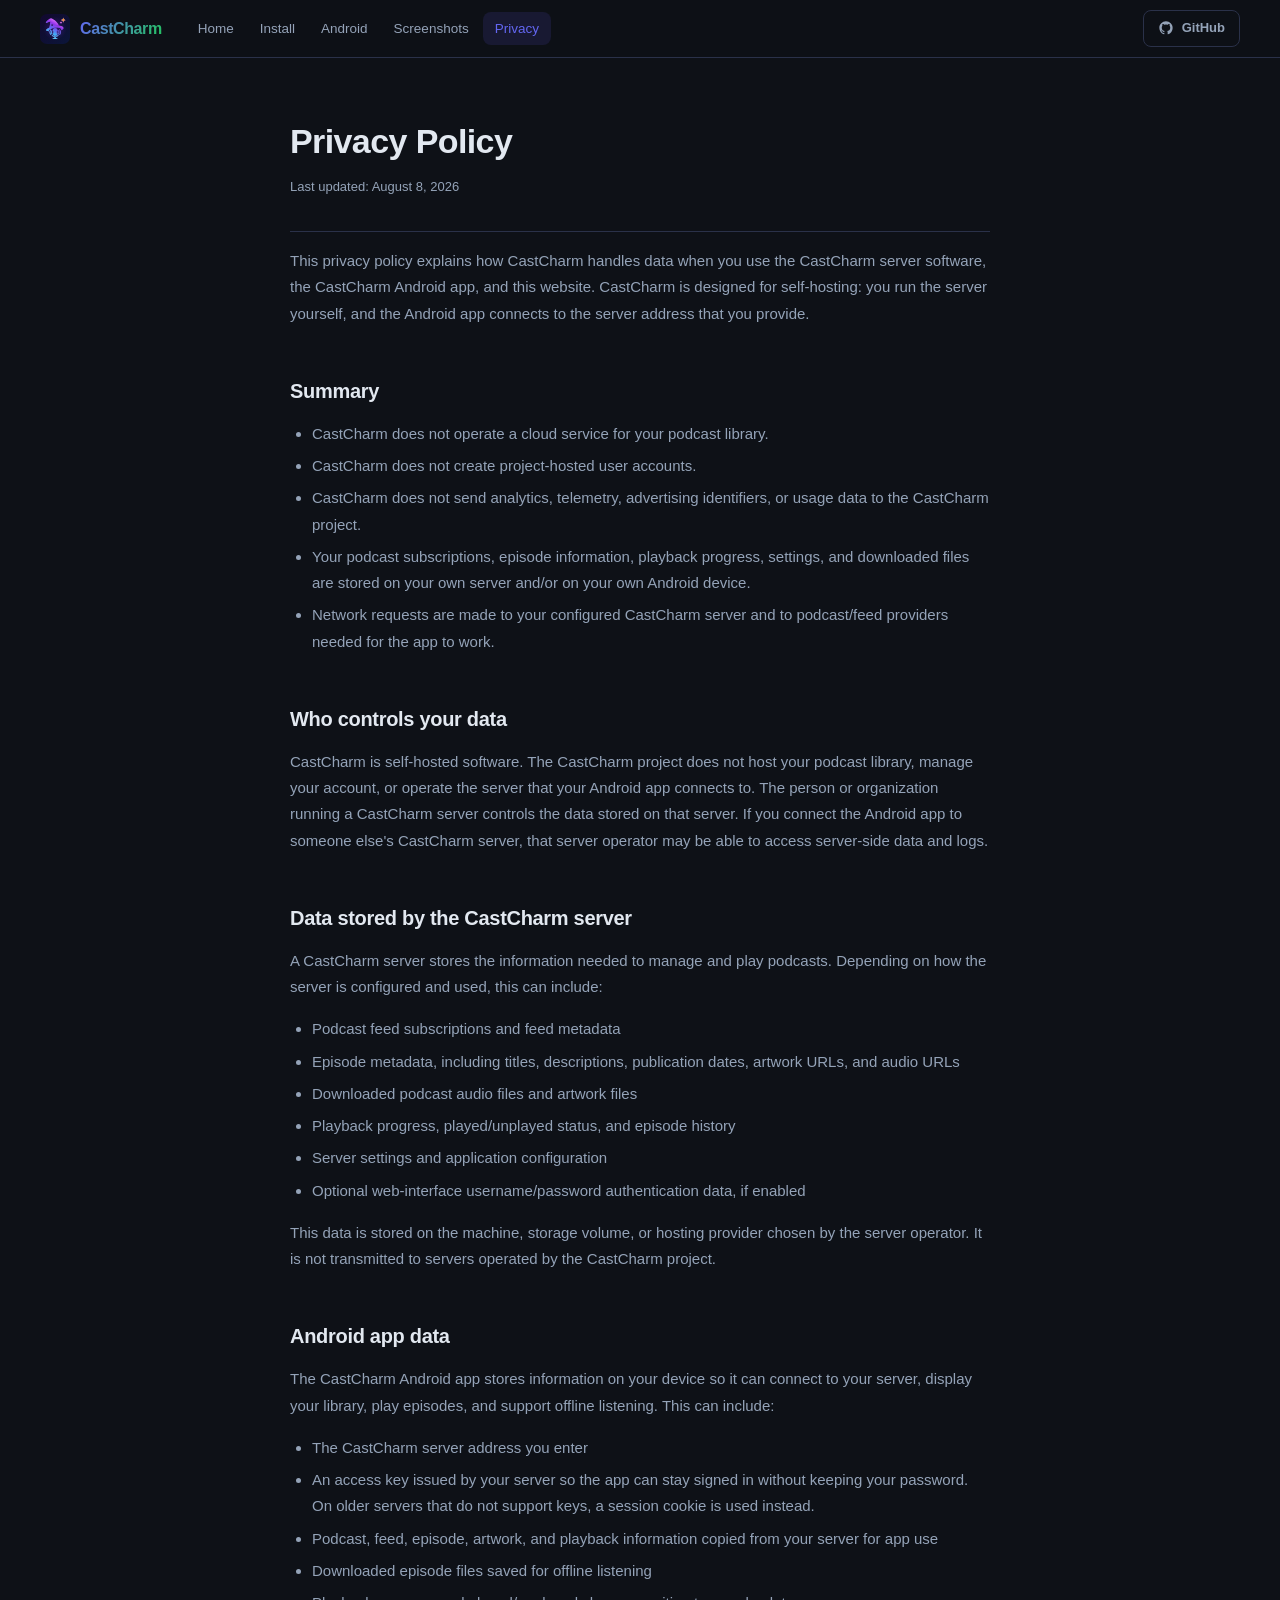
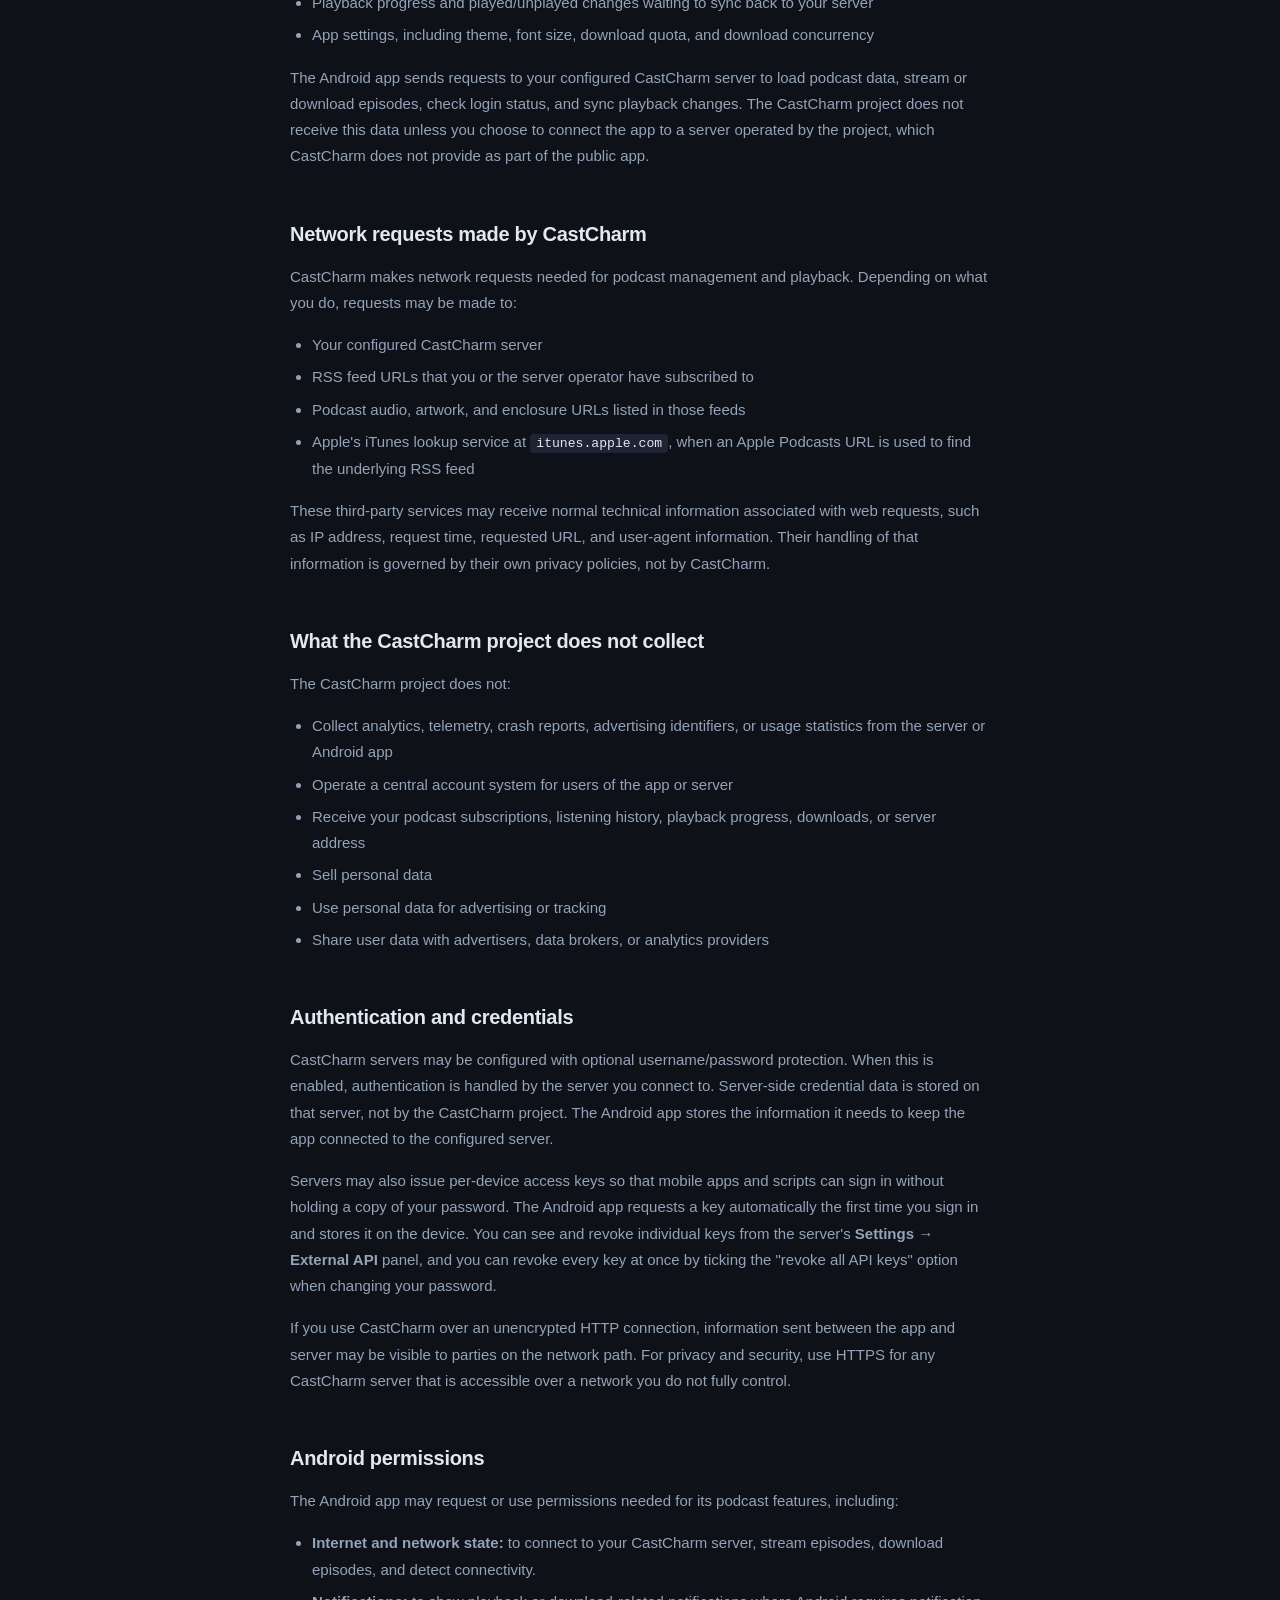
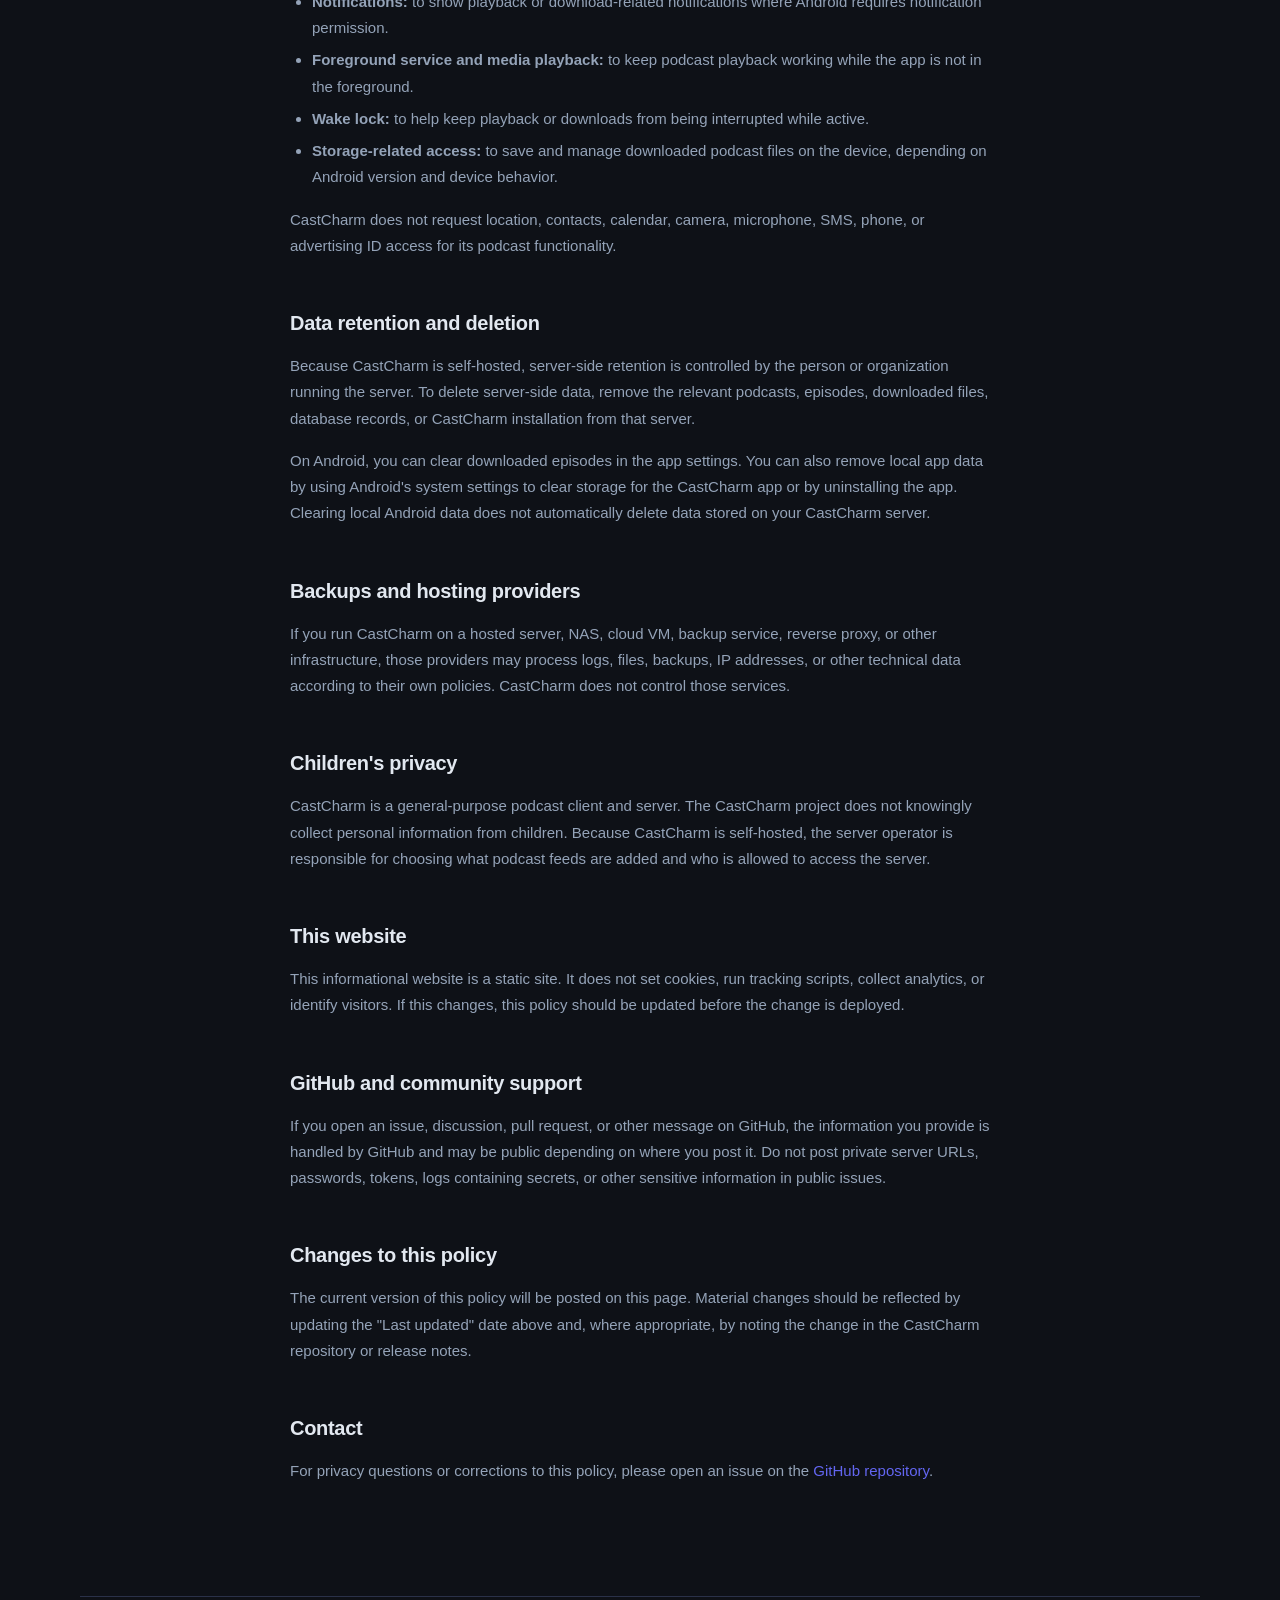
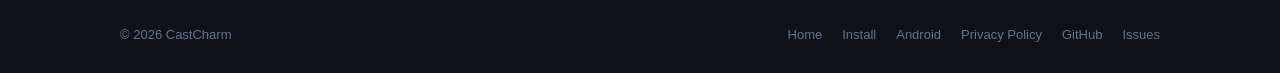
<file: docs/privacy.html>
<!DOCTYPE html>

<html lang="en">
<head>
<meta charset="utf-8"/>
<meta content="width=device-width, initial-scale=1.0" name="viewport"/>
<title>Privacy Policy — CastCharm</title>
<meta content="Privacy policy for CastCharm server software, Android app, and website." name="description"/>
<link href="style.css" rel="stylesheet"/>
<link href="assets/icon.svg" rel="icon" type="image/svg+xml"/>
</head>
<body>
<!-- Nav -->
<nav class="site-nav">
<button aria-expanded="false" aria-label="Toggle menu" class="hamburger" id="hamburger">
<span></span><span></span><span></span>
</button>
<a class="nav-logo" href="index.html">
<img alt="CastCharm icon" src="assets/icon.svg"/>
<span class="nav-logo-text">CastCharm</span>
</a>
<div class="nav-links" id="nav-links">
<a class="nav-link" href="index.html">Home</a>
<a class="nav-link" href="install.html">Install</a>
<a class="nav-link" href="android.html">Android</a>
<a class="nav-link" href="screenshots.html">Screenshots</a>
<a class="nav-link active" href="privacy.html">Privacy</a>
<a class="nav-link nav-link-mobile-only" href="https://github.com/CastCharm/castcharm" rel="noopener" target="_blank">GitHub ↗</a>
</div>
<div class="nav-right">
<a class="btn btn-ghost btn-sm" href="https://github.com/CastCharm/castcharm" rel="noopener" target="_blank">
<svg fill="currentColor" viewbox="0 0 24 24"><path d="M12 2C6.477 2 2 6.477 2 12c0 4.418 2.865 8.166 6.839 9.489.5.092.682-.217.682-.482 0-.237-.009-.868-.013-1.703-2.782.604-3.369-1.342-3.369-1.342-.454-1.155-1.11-1.463-1.11-1.463-.908-.62.069-.608.069-.608 1.003.07 1.531 1.03 1.531 1.03.892 1.529 2.341 1.087 2.91.832.092-.647.35-1.088.636-1.338-2.22-.253-4.555-1.11-4.555-4.943 0-1.091.39-1.984 1.029-2.683-.103-.253-.446-1.27.098-2.647 0 0 .84-.269 2.75 1.025A9.578 9.578 0 0 1 12 6.836a9.59 9.59 0 0 1 2.504.337c1.909-1.294 2.747-1.025 2.747-1.025.546 1.377.202 2.394.1 2.647.64.699 1.028 1.592 1.028 2.683 0 3.842-2.339 4.687-4.566 4.935.359.309.678.919.678 1.852 0 1.336-.012 2.415-.012 2.743 0 .267.18.578.688.48C19.138 20.163 22 16.418 22 12c0-5.523-4.477-10-10-10z"></path></svg>
        GitHub
      </a>
</div>
</nav>
<div class="content-wrap">
<div class="content-page">
<h1>Privacy Policy</h1>
<p class="page-meta">Last updated: August 8, 2026</p>
<p>
        This privacy policy explains how CastCharm handles data when you use the CastCharm
        server software, the CastCharm Android app, and this website. CastCharm is designed
        for self-hosting: you run the server yourself, and the Android app connects to the
        server address that you provide.
      </p>
<h2>Summary</h2>
<ul>
<li>CastCharm does not operate a cloud service for your podcast library.</li>
<li>CastCharm does not create project-hosted user accounts.</li>
<li>CastCharm does not send analytics, telemetry, advertising identifiers, or usage data to the CastCharm project.</li>
<li>Your podcast subscriptions, episode information, playback progress, settings, and downloaded files are stored on your own server and/or on your own Android device.</li>
<li>Network requests are made to your configured CastCharm server and to podcast/feed providers needed for the app to work.</li>
</ul>
<h2>Who controls your data</h2>
<p>
        CastCharm is self-hosted software. The CastCharm project does not host your podcast
        library, manage your account, or operate the server that your Android app connects to.
        The person or organization running a CastCharm server controls the data stored on that
        server. If you connect the Android app to someone else's CastCharm server, that server
        operator may be able to access server-side data and logs.
      </p>
<h2>Data stored by the CastCharm server</h2>
<p>
        A CastCharm server stores the information needed to manage and play podcasts. Depending
        on how the server is configured and used, this can include:
      </p>
<ul>
<li>Podcast feed subscriptions and feed metadata</li>
<li>Episode metadata, including titles, descriptions, publication dates, artwork URLs, and audio URLs</li>
<li>Downloaded podcast audio files and artwork files</li>
<li>Playback progress, played/unplayed status, and episode history</li>
<li>Server settings and application configuration</li>
<li>Optional web-interface username/password authentication data, if enabled</li>
</ul>
<p>
        This data is stored on the machine, storage volume, or hosting provider chosen by the
        server operator. It is not transmitted to servers operated by the CastCharm project.
      </p>
<h2>Android app data</h2>
<p>
        The CastCharm Android app stores information on your device so it can connect to your
        server, display your library, play episodes, and support offline listening. This can include:
      </p>
<ul>
<li>The CastCharm server address you enter</li>
<li>An access key issued by your server so the app can stay signed in without keeping your password. On older servers that do not support keys, a session cookie is used instead.</li>
<li>Podcast, feed, episode, artwork, and playback information copied from your server for app use</li>
<li>Downloaded episode files saved for offline listening</li>
<li>Playback progress and played/unplayed changes waiting to sync back to your server</li>
<li>App settings, including theme, font size, download quota, and download concurrency</li>
</ul>
<p>
        The Android app sends requests to your configured CastCharm server to load podcast data,
        stream or download episodes, check login status, and sync playback changes. The CastCharm
        project does not receive this data unless you choose to connect the app to a server operated
        by the project, which CastCharm does not provide as part of the public app.
      </p>
<h2>Network requests made by CastCharm</h2>
<p>
        CastCharm makes network requests needed for podcast management and playback. Depending on
        what you do, requests may be made to:
      </p>
<ul>
<li>Your configured CastCharm server</li>
<li>RSS feed URLs that you or the server operator have subscribed to</li>
<li>Podcast audio, artwork, and enclosure URLs listed in those feeds</li>
<li>Apple's iTunes lookup service at <code>itunes.apple.com</code>, when an Apple Podcasts URL is used to find the underlying RSS feed</li>
</ul>
<p>
        These third-party services may receive normal technical information associated with web
        requests, such as IP address, request time, requested URL, and user-agent information.
        Their handling of that information is governed by their own privacy policies, not by CastCharm.
      </p>
<h2>What the CastCharm project does not collect</h2>
<p>The CastCharm project does not:</p>
<ul>
<li>Collect analytics, telemetry, crash reports, advertising identifiers, or usage statistics from the server or Android app</li>
<li>Operate a central account system for users of the app or server</li>
<li>Receive your podcast subscriptions, listening history, playback progress, downloads, or server address</li>
<li>Sell personal data</li>
<li>Use personal data for advertising or tracking</li>
<li>Share user data with advertisers, data brokers, or analytics providers</li>
</ul>
<h2>Authentication and credentials</h2>
<p>
        CastCharm servers may be configured with optional username/password protection. When this
        is enabled, authentication is handled by the server you connect to. Server-side credential
        data is stored on that server, not by the CastCharm project. The Android app stores the
        information it needs to keep the app connected to the configured server.
      </p>
<p>
        Servers may also issue per-device access keys so that mobile apps and scripts can sign in
        without holding a copy of your password. The Android app requests a key automatically the
        first time you sign in and stores it on the device. You can see and revoke individual keys
        from the server's <strong>Settings → External API</strong> panel, and you can revoke every
        key at once by ticking the "revoke all API keys" option when changing your password.
      </p>
<p>
        If you use CastCharm over an unencrypted HTTP connection, information sent between the app
        and server may be visible to parties on the network path. For privacy and security, use HTTPS
        for any CastCharm server that is accessible over a network you do not fully control.
      </p>
<h2>Android permissions</h2>
<p>
        The Android app may request or use permissions needed for its podcast features, including:
      </p>
<ul>
<li><strong>Internet and network state:</strong> to connect to your CastCharm server, stream episodes, download episodes, and detect connectivity.</li>
<li><strong>Notifications:</strong> to show playback or download-related notifications where Android requires notification permission.</li>
<li><strong>Foreground service and media playback:</strong> to keep podcast playback working while the app is not in the foreground.</li>
<li><strong>Wake lock:</strong> to help keep playback or downloads from being interrupted while active.</li>
<li><strong>Storage-related access:</strong> to save and manage downloaded podcast files on the device, depending on Android version and device behavior.</li>
</ul>
<p>
        CastCharm does not request location, contacts, calendar, camera, microphone, SMS, phone,
        or advertising ID access for its podcast functionality.
      </p>
<h2>Data retention and deletion</h2>
<p>
        Because CastCharm is self-hosted, server-side retention is controlled by the person or
        organization running the server. To delete server-side data, remove the relevant podcasts,
        episodes, downloaded files, database records, or CastCharm installation from that server.
      </p>
<p>
        On Android, you can clear downloaded episodes in the app settings. You can also remove local
        app data by using Android's system settings to clear storage for the CastCharm app or by
        uninstalling the app. Clearing local Android data does not automatically delete data stored
        on your CastCharm server.
      </p>
<h2>Backups and hosting providers</h2>
<p>
        If you run CastCharm on a hosted server, NAS, cloud VM, backup service, reverse proxy, or
        other infrastructure, those providers may process logs, files, backups, IP addresses, or
        other technical data according to their own policies. CastCharm does not control those services.
      </p>
<h2>Children's privacy</h2>
<p>
        CastCharm is a general-purpose podcast client and server. The CastCharm project does not
        knowingly collect personal information from children. Because CastCharm is self-hosted, the
        server operator is responsible for choosing what podcast feeds are added and who is allowed
        to access the server.
      </p>
<h2>This website</h2>
<p>
        This informational website is a static site. It does not set cookies, run tracking scripts,
        collect analytics, or identify visitors. If this changes, this policy should be updated before
        the change is deployed.
      </p>
<h2>GitHub and community support</h2>
<p>
        If you open an issue, discussion, pull request, or other message on GitHub, the information
        you provide is handled by GitHub and may be public depending on where you post it. Do not post
        private server URLs, passwords, tokens, logs containing secrets, or other sensitive information
        in public issues.
      </p>
<h2>Changes to this policy</h2>
<p>
        The current version of this policy will be posted on this page. Material changes should be
        reflected by updating the "Last updated" date above and, where appropriate, by noting the
        change in the CastCharm repository or release notes.
      </p>
<h2>Contact</h2>
<p>
        For privacy questions or corrections to this policy, please open an issue on the
        <a href="https://github.com/CastCharm/castcharm/issues" rel="noopener" target="_blank">GitHub repository</a>.
      </p>
</div>
</div>
<!-- Footer -->
<footer class="site-footer">
<span>© <span id="copy-year"></span> CastCharm</span>
<div class="footer-links">
<a href="index.html">Home</a>
<a href="install.html">Install</a>
<a href="android.html">Android</a>
<a href="privacy.html">Privacy Policy</a>
<a href="https://github.com/CastCharm/castcharm" rel="noopener" target="_blank">GitHub</a>
<a href="https://github.com/CastCharm/castcharm/issues" rel="noopener" target="_blank">Issues</a>
</div>
</footer>
<script>
    const start = 2026, now = new Date().getFullYear();
    document.getElementById("copy-year").textContent = now > start ? start + "–" + now : start;

    const hamburger = document.getElementById("hamburger");
    const navLinks  = document.getElementById("nav-links");
    hamburger.addEventListener("click", function () {
      const open = navLinks.classList.toggle("open");
      hamburger.classList.toggle("open", open);
      hamburger.setAttribute("aria-expanded", open);
    });
    navLinks.querySelectorAll("a").forEach(function (a) {
      a.addEventListener("click", function () {
        navLinks.classList.remove("open");
        hamburger.classList.remove("open");
        hamburger.setAttribute("aria-expanded", "false");
      });
    });
  </script>
</body>
</html>
</file>
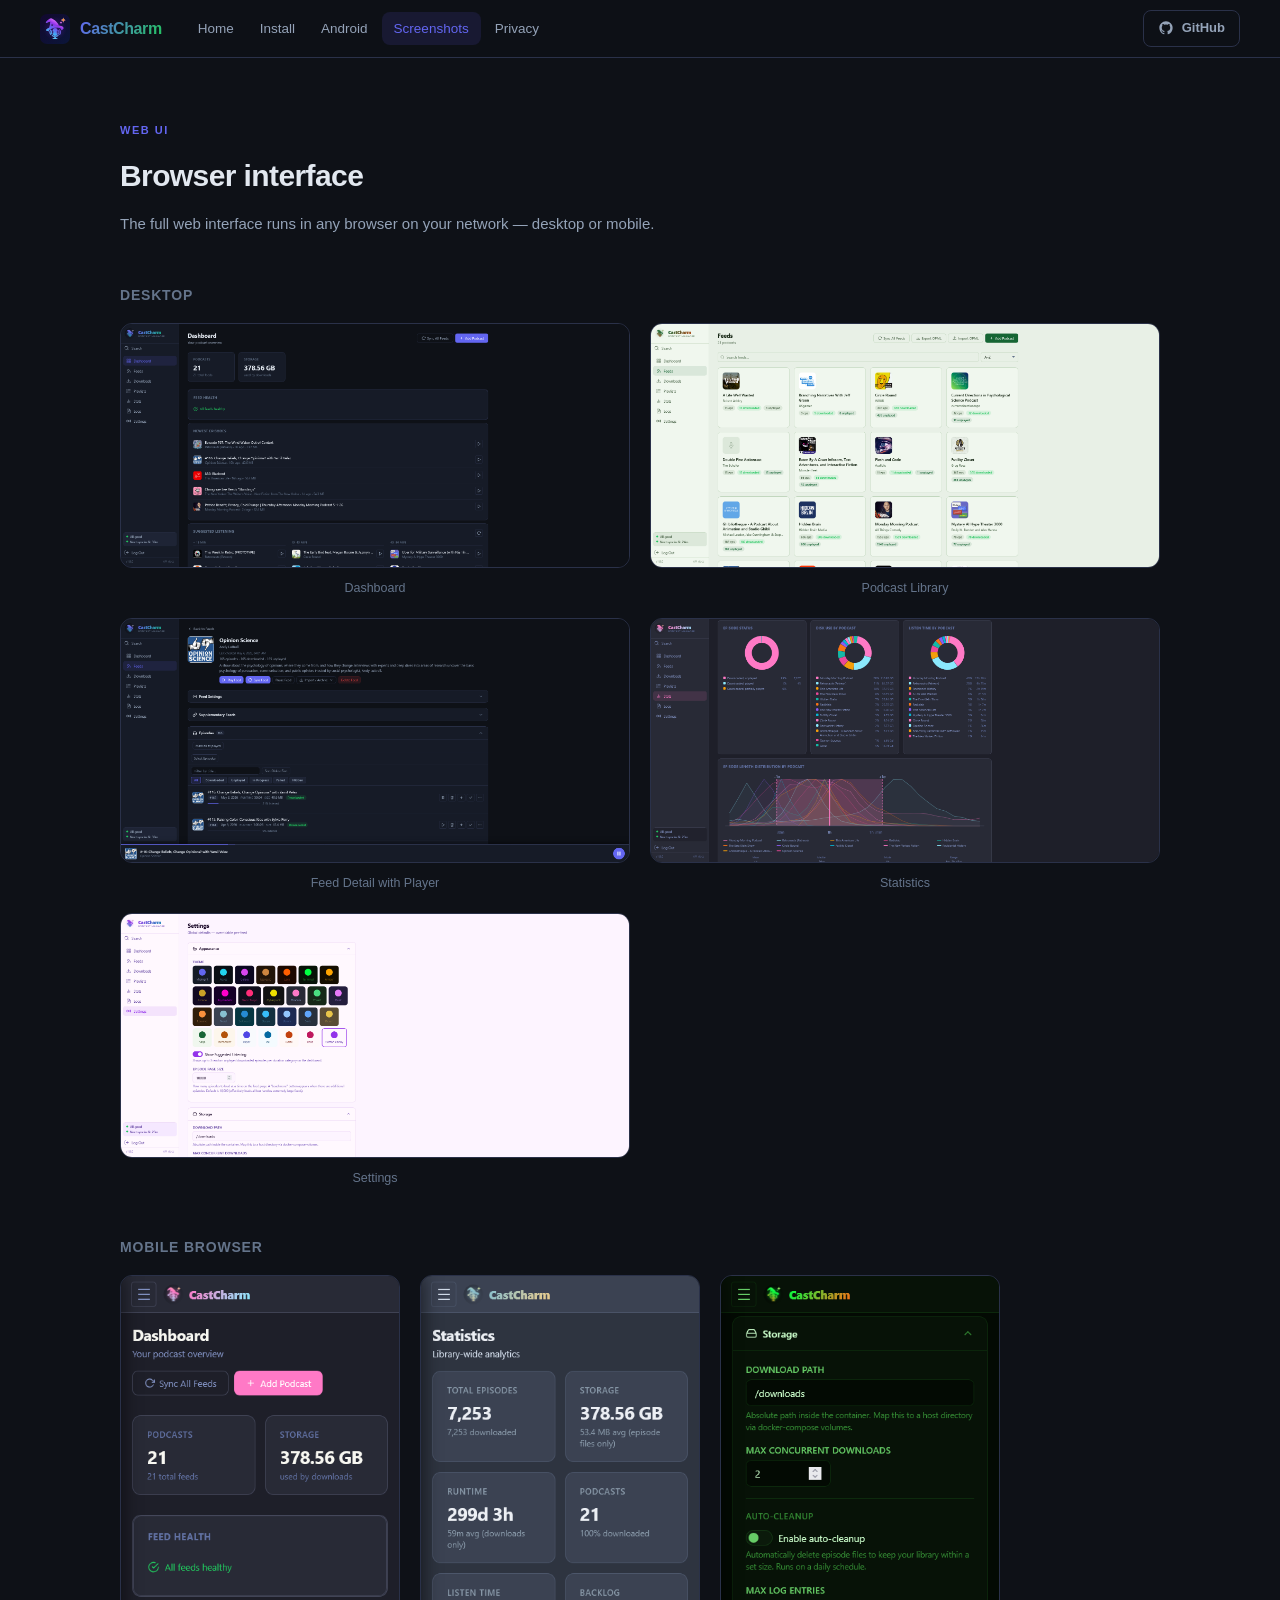
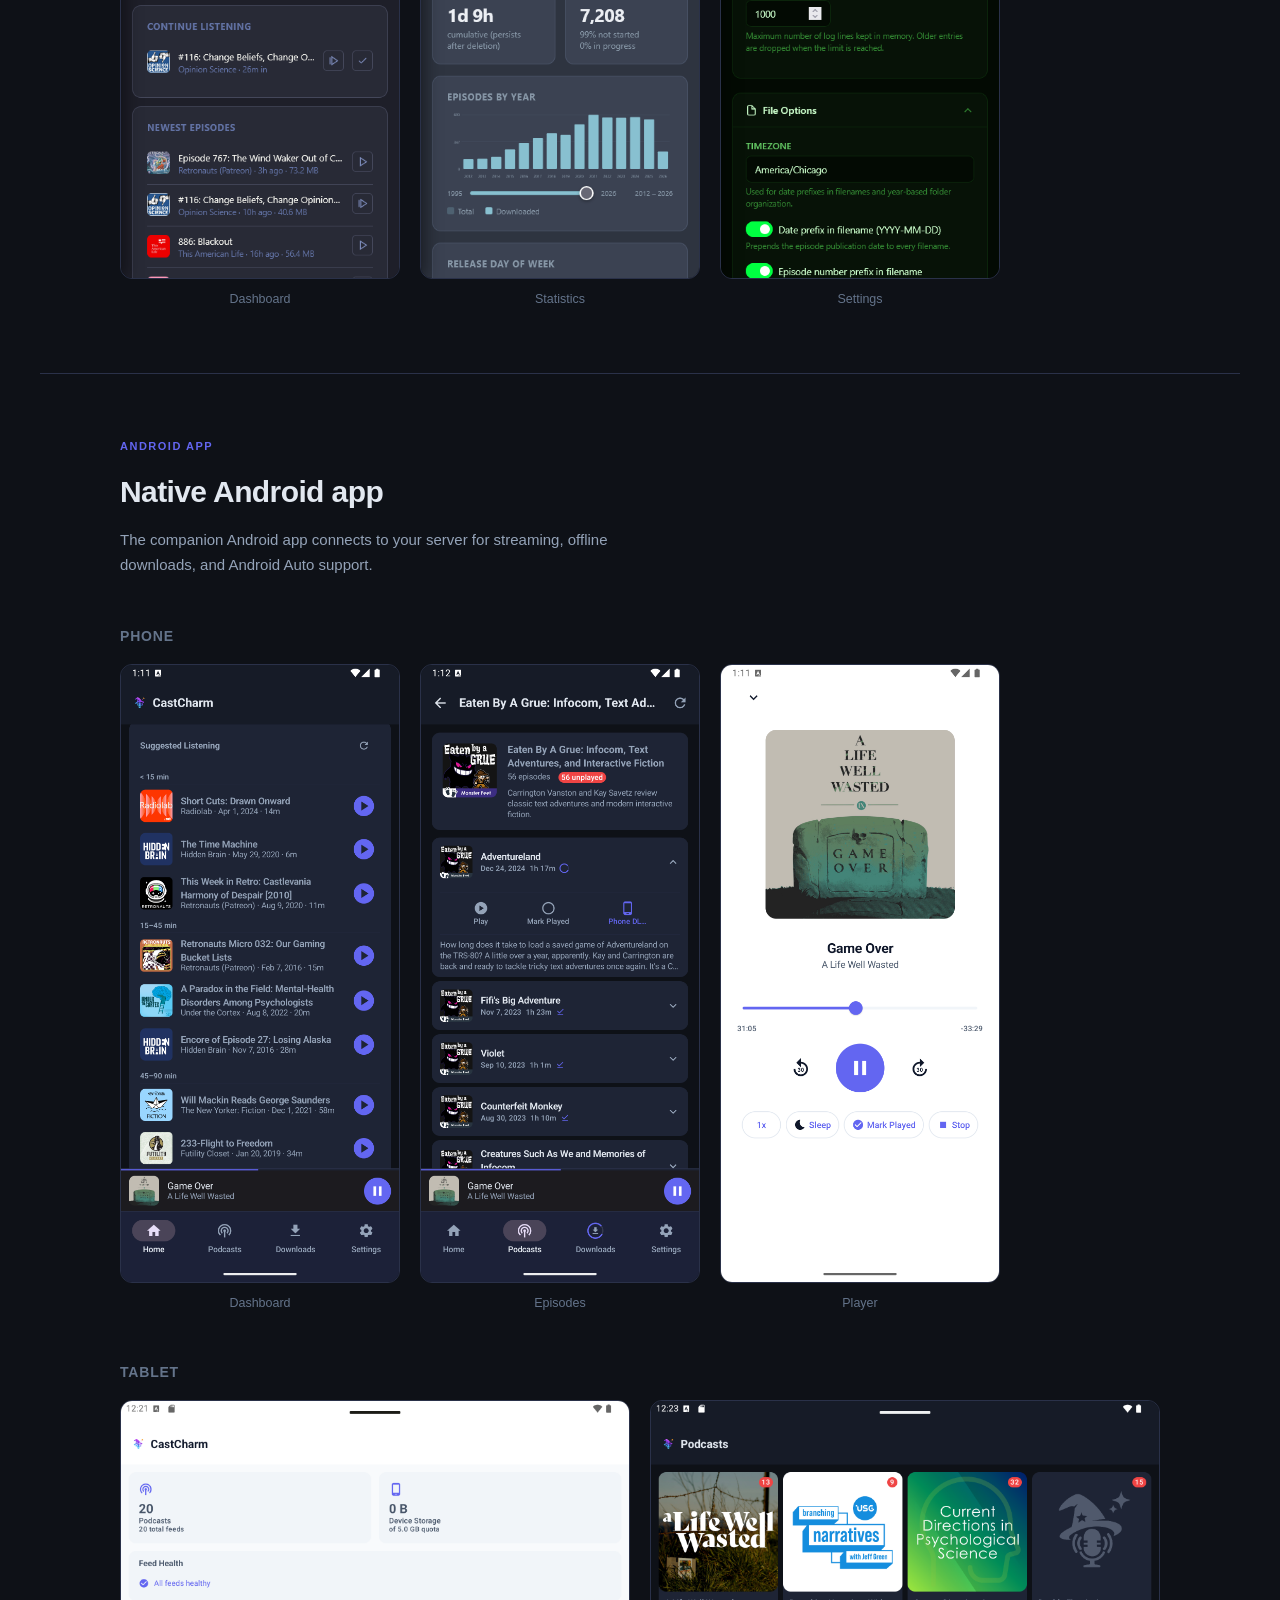
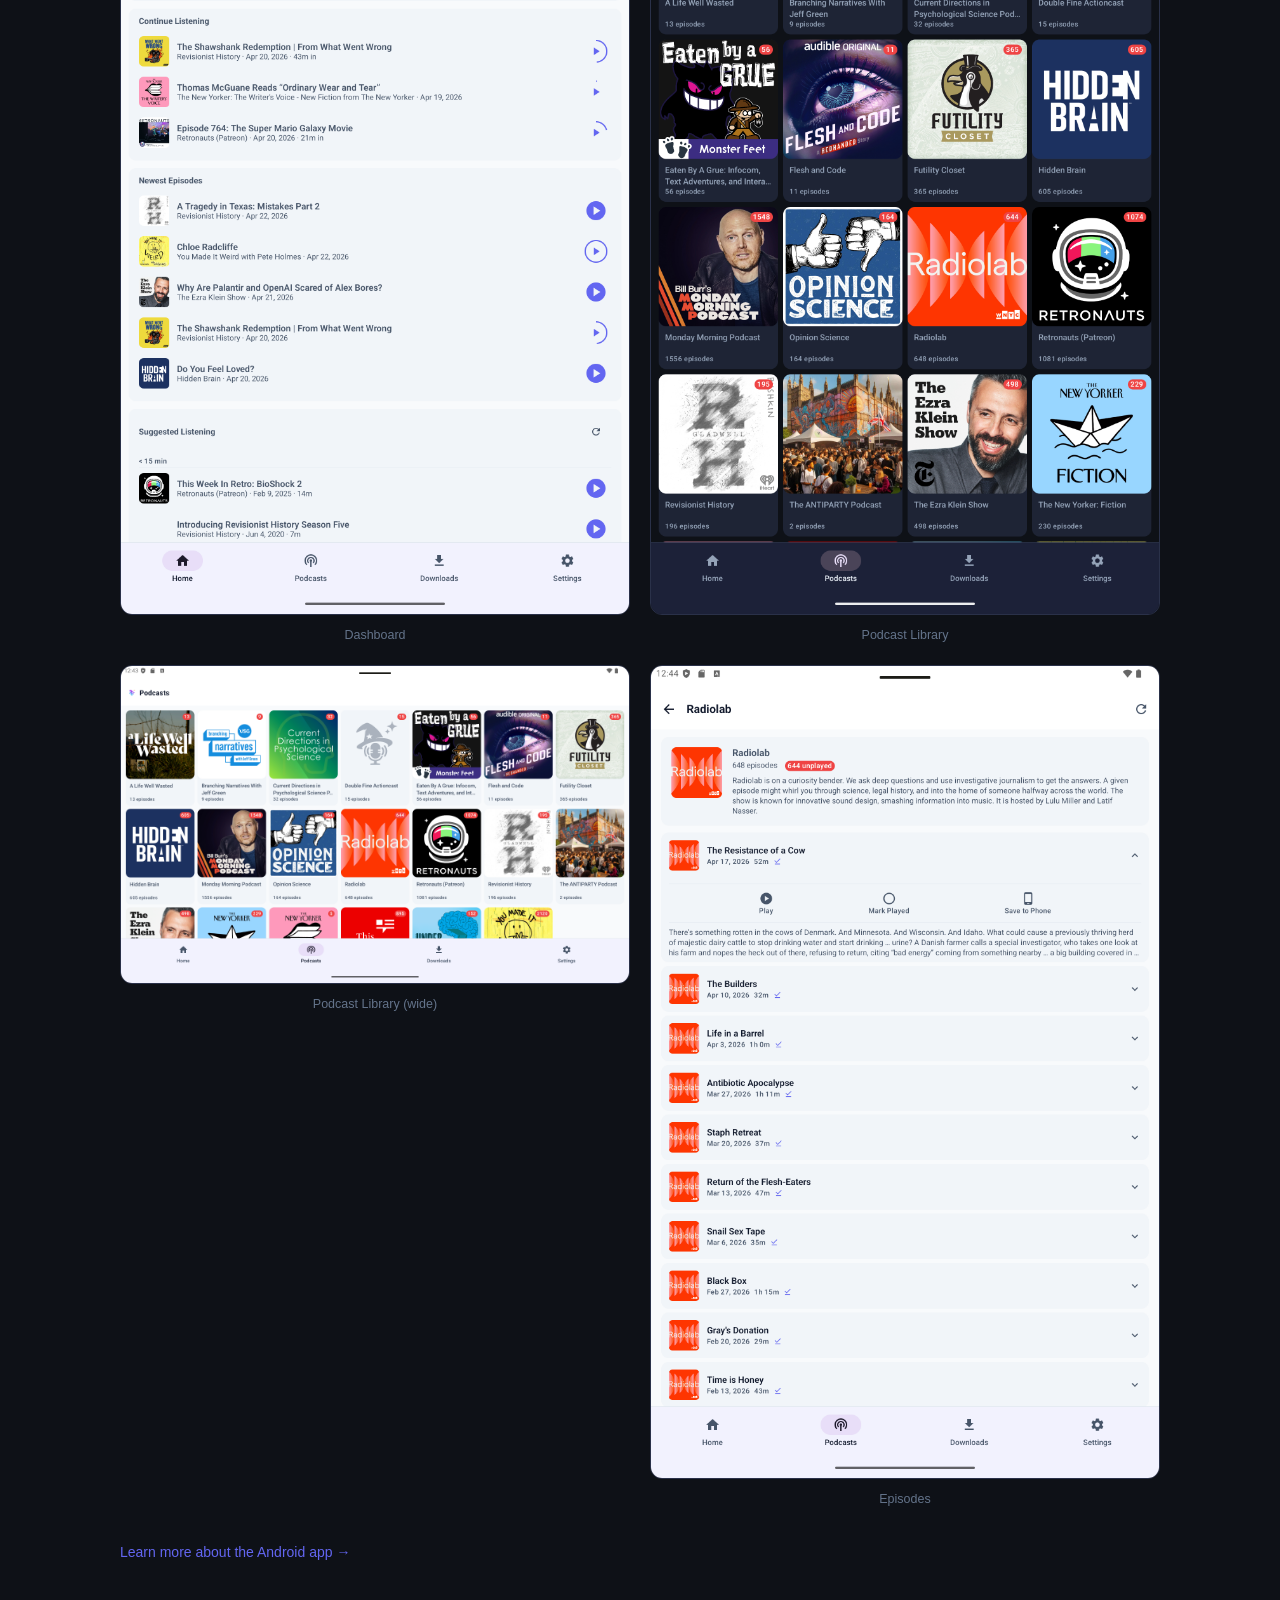
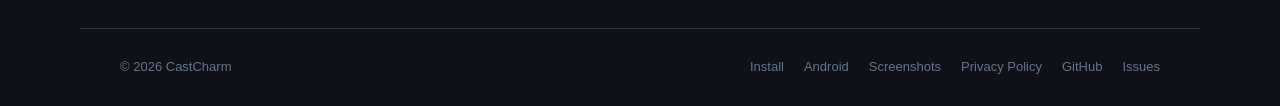
<file: docs/screenshots.html>
<!DOCTYPE html>
<html lang="en">
<head>
  <meta charset="UTF-8" />
  <meta name="viewport" content="width=device-width, initial-scale=1.0" />
  <title>Screenshots — CastCharm</title>
  <meta name="description" content="Screenshots of CastCharm — the self-hosted podcast manager. Desktop web UI and Android companion app." />
  <link rel="stylesheet" href="style.css" />
  <link rel="icon" type="image/svg+xml" href="assets/icon.svg" />
</head>
<body>

  <!-- Nav -->
  <nav class="site-nav">
    <button class="hamburger" id="hamburger" aria-label="Toggle menu" aria-expanded="false">
      <span></span><span></span><span></span>
    </button>
    <a class="nav-logo" href="index.html">
      <img src="assets/icon.svg" alt="CastCharm icon" />
      <span class="nav-logo-text">CastCharm</span>
    </a>
    <div class="nav-links" id="nav-links">
      <a class="nav-link" href="index.html">Home</a>
      <a class="nav-link" href="install.html">Install</a>
      <a class="nav-link" href="android.html">Android</a>
      <a class="nav-link active" href="screenshots.html">Screenshots</a>
      <a class="nav-link" href="privacy.html">Privacy</a>
      <a class="nav-link nav-link-mobile-only" href="https://github.com/CastCharm/castcharm" target="_blank" rel="noopener">GitHub ↗</a>
    </div>
    <div class="nav-right">
      <a class="btn btn-ghost btn-sm" href="https://github.com/CastCharm/castcharm" target="_blank" rel="noopener">
        <svg viewBox="0 0 24 24" fill="currentColor"><path d="M12 2C6.477 2 2 6.477 2 12c0 4.418 2.865 8.166 6.839 9.489.5.092.682-.217.682-.482 0-.237-.009-.868-.013-1.703-2.782.604-3.369-1.342-3.369-1.342-.454-1.155-1.11-1.463-1.11-1.463-.908-.62.069-.608.069-.608 1.003.07 1.531 1.03 1.531 1.03.892 1.529 2.341 1.087 2.91.832.092-.647.35-1.088.636-1.338-2.22-.253-4.555-1.11-4.555-4.943 0-1.091.39-1.984 1.029-2.683-.103-.253-.446-1.27.098-2.647 0 0 .84-.269 2.75 1.025A9.578 9.578 0 0 1 12 6.836a9.59 9.59 0 0 1 2.504.337c1.909-1.294 2.747-1.025 2.747-1.025.546 1.377.202 2.394.1 2.647.64.699 1.028 1.592 1.028 2.683 0 3.842-2.339 4.687-4.566 4.935.359.309.678.919.678 1.852 0 1.336-.012 2.415-.012 2.743 0 .267.18.578.688.48C19.138 20.163 22 16.418 22 12c0-5.523-4.477-10-10-10z"/></svg>
        GitHub
      </a>
    </div>
  </nav>

  <!-- Web UI -->
  <section class="section">
    <p class="section-label">Web UI</p>
    <h2 class="section-title">Browser interface</h2>
    <p class="section-sub">The full web interface runs in any browser on your network — desktop or mobile.</p>

    <h3 class="screenshot-sub-heading">Desktop</h3>
    <div class="screenshot-grid">

      <figure class="screenshot-item">
        <a href="assets/screenshots/CastCharm-Dashboard.png" target="_blank" rel="noopener">
          <img src="assets/screenshots/CastCharm-Dashboard.png" alt="CastCharm dashboard showing recent episodes and listening suggestions" loading="lazy" />
        </a>
        <figcaption>Dashboard</figcaption>
      </figure>

      <figure class="screenshot-item">
        <a href="assets/screenshots/CastCharm-Feeds.png" target="_blank" rel="noopener">
          <img src="assets/screenshots/CastCharm-Feeds.png" alt="Podcast library grid showing subscribed feeds with artwork" loading="lazy" />
        </a>
        <figcaption>Podcast Library</figcaption>
      </figure>

      <figure class="screenshot-item">
        <a href="assets/screenshots/CastCharm-FeedDetails-With-Player.png" target="_blank" rel="noopener">
          <img src="assets/screenshots/CastCharm-FeedDetails-With-Player.png" alt="Feed detail view with episode list and the built-in player open" loading="lazy" />
        </a>
        <figcaption>Feed Detail with Player</figcaption>
      </figure>

      <figure class="screenshot-item">
        <a href="assets/screenshots/CastCharm-Stats.png" target="_blank" rel="noopener">
          <img src="assets/screenshots/CastCharm-Stats.png" alt="Statistics page showing download counts, storage usage, and listening charts" loading="lazy" />
        </a>
        <figcaption>Statistics</figcaption>
      </figure>

      <figure class="screenshot-item">
        <a href="assets/screenshots/CastCharm-Settings.png" target="_blank" rel="noopener">
          <img src="assets/screenshots/CastCharm-Settings.png" alt="Global settings page" loading="lazy" />
        </a>
        <figcaption>Settings</figcaption>
      </figure>

    </div>

    <h3 class="screenshot-sub-heading" style="margin-top:48px">Mobile browser</h3>
    <div class="screenshot-mobile-grid">

      <figure class="screenshot-item screenshot-item--mobile">
        <a href="assets/screenshots/CastCharm-Mobile-Dash.png" target="_blank" rel="noopener">
          <img src="assets/screenshots/CastCharm-Mobile-Dash.png" alt="Dashboard on mobile browser" loading="lazy" />
        </a>
        <figcaption>Dashboard</figcaption>
      </figure>

      <figure class="screenshot-item screenshot-item--mobile">
        <a href="assets/screenshots/CastCharm-Mobile-Stats.png" target="_blank" rel="noopener">
          <img src="assets/screenshots/CastCharm-Mobile-Stats.png" alt="Statistics on mobile browser" loading="lazy" />
        </a>
        <figcaption>Statistics</figcaption>
      </figure>

      <figure class="screenshot-item screenshot-item--mobile">
        <a href="assets/screenshots/CastCharm-Mobile-Settings.png" target="_blank" rel="noopener">
          <img src="assets/screenshots/CastCharm-Mobile-Settings.png" alt="Settings on mobile browser" loading="lazy" />
        </a>
        <figcaption>Settings</figcaption>
      </figure>

    </div>
  </section>

  <hr class="section-divider" />

  <!-- Android app -->
  <section class="section">
    <p class="section-label">Android App</p>
    <h2 class="section-title">Native Android app</h2>
    <p class="section-sub">The companion Android app connects to your server for streaming, offline downloads, and Android Auto support.</p>

    <h3 class="screenshot-sub-heading">Phone</h3>
    <div class="screenshot-mobile-grid">

      <figure class="screenshot-item screenshot-item--mobile">
        <a href="assets/screenshots-android/mobile-dash.png" target="_blank" rel="noopener">
          <img src="assets/screenshots-android/mobile-dash.png" alt="Android app home dashboard" loading="lazy" />
        </a>
        <figcaption>Dashboard</figcaption>
      </figure>

      <figure class="screenshot-item screenshot-item--mobile">
        <a href="assets/screenshots-android/mobile-episodes.png" target="_blank" rel="noopener">
          <img src="assets/screenshots-android/mobile-episodes.png" alt="Episode list for a podcast feed" loading="lazy" />
        </a>
        <figcaption>Episodes</figcaption>
      </figure>

      <figure class="screenshot-item screenshot-item--mobile">
        <a href="assets/screenshots-android/mobile-player.png" target="_blank" rel="noopener">
          <img src="assets/screenshots-android/mobile-player.png" alt="Full-screen player with playback controls" loading="lazy" />
        </a>
        <figcaption>Player</figcaption>
      </figure>

    </div>

    <h3 class="screenshot-sub-heading" style="margin-top:48px">Tablet</h3>
    <div class="screenshot-grid">

      <figure class="screenshot-item">
        <a href="assets/screenshots-android/tablet-dash.png" target="_blank" rel="noopener">
          <img src="assets/screenshots-android/tablet-dash.png" alt="Android app dashboard on tablet" loading="lazy" />
        </a>
        <figcaption>Dashboard</figcaption>
      </figure>

      <figure class="screenshot-item">
        <a href="assets/screenshots-android/tablet-feeds.png" target="_blank" rel="noopener">
          <img src="assets/screenshots-android/tablet-feeds.png" alt="Podcast library grid on tablet" loading="lazy" />
        </a>
        <figcaption>Podcast Library</figcaption>
      </figure>

      <figure class="screenshot-item">
        <a href="assets/screenshots-android/tablet-feeds-wide.png" target="_blank" rel="noopener">
          <img src="assets/screenshots-android/tablet-feeds-wide.png" alt="Podcast library in wide tablet layout" loading="lazy" />
        </a>
        <figcaption>Podcast Library (wide)</figcaption>
      </figure>

      <figure class="screenshot-item">
        <a href="assets/screenshots-android/tablet-episodes.png" target="_blank" rel="noopener">
          <img src="assets/screenshots-android/tablet-episodes.png" alt="Episode list on tablet" loading="lazy" />
        </a>
        <figcaption>Episodes</figcaption>
      </figure>

    </div>

    <p style="margin-top:32px;font-size:14px;color:var(--text-3)">
      <a href="android.html">Learn more about the Android app →</a>
    </p>
  </section>

  <!-- Footer -->
  <footer class="site-footer">
    <span>© <span id="copy-year"></span> CastCharm</span>
    <div class="footer-links">
      <a href="install.html">Install</a>
      <a href="android.html">Android</a>
      <a href="screenshots.html">Screenshots</a>
      <a href="privacy.html">Privacy Policy</a>
      <a href="https://github.com/CastCharm/castcharm" target="_blank" rel="noopener">GitHub</a>
      <a href="https://github.com/CastCharm/castcharm/issues" target="_blank" rel="noopener">Issues</a>
    </div>
  </footer>

  <script>
    const start = 2026, now = new Date().getFullYear();
    document.getElementById("copy-year").textContent = now > start ? start + "–" + now : start;

    const hamburger = document.getElementById("hamburger");
    const navLinks  = document.getElementById("nav-links");
    hamburger.addEventListener("click", function () {
      const open = navLinks.classList.toggle("open");
      hamburger.classList.toggle("open", open);
      hamburger.setAttribute("aria-expanded", open);
    });
    navLinks.querySelectorAll("a").forEach(function (a) {
      a.addEventListener("click", function () {
        navLinks.classList.remove("open");
        hamburger.classList.remove("open");
        hamburger.setAttribute("aria-expanded", "false");
      });
    });
  </script>

</body>
</html>
</file>
<file: docs/style.css>
/* =========================================================
   Design tokens — matches the app's palette exactly
   ========================================================= */
:root {
  --bg:            #0e1117;
  --bg-2:          #161b27;
  --bg-3:          #1e2435;
  --border:        #2a3149;
  --border-2:      #3a4263;
  --primary:       #6366f1;
  --primary-hover: #4f51cc;
  --primary-light: rgba(99,102,241,0.12);
  --text:          #e2e8f0;
  --text-2:        #94a3b8;
  --text-3:        #64748b;
  --success:       #22c55e;
  --radius:        8px;
  --radius-lg:     12px;
  --shadow:        0 2px 16px rgba(0,0,0,0.5);
}

/* =========================================================
   Reset & base
   ========================================================= */
*, *::before, *::after { box-sizing: border-box; margin: 0; padding: 0; }

html { scroll-behavior: smooth; }

body {
  font-family: -apple-system, BlinkMacSystemFont, "Segoe UI", Roboto, "Inter", sans-serif;
  font-size: 15px;
  background: var(--bg);
  color: var(--text);
  -webkit-font-smoothing: antialiased;
  line-height: 1.6;
  min-height: 100vh;
  display: flex;
  flex-direction: column;
}

a { color: var(--primary); text-decoration: none; }
a:hover { text-decoration: underline; }
img { display: block; }

/* =========================================================
   Navigation
   ========================================================= */
.site-nav {
  position: sticky;
  top: 0;
  z-index: 100;
  background: rgba(14, 17, 23, 0.88);
  backdrop-filter: blur(14px);
  -webkit-backdrop-filter: blur(14px);
  border-bottom: 1px solid var(--border);
  height: 58px;
  display: flex;
  align-items: center;
  padding: 0 40px;
  gap: 8px;
}

.nav-logo {
  display: flex;
  align-items: center;
  gap: 10px;
  text-decoration: none;
  flex-shrink: 0;
  margin-right: 16px;
}
.nav-logo:hover { text-decoration: none; }

.nav-logo img {
  width: 30px;
  height: 30px;
  border-radius: 7px;
}

.nav-logo-text {
  font-size: 16px;
  font-weight: 800;
  letter-spacing: -0.4px;
  background: linear-gradient(120deg, var(--primary) 0%, #22c55e 100%);
  -webkit-background-clip: text;
  -webkit-text-fill-color: transparent;
  background-clip: text;
}

.nav-links {
  display: flex;
  align-items: center;
  gap: 2px;
  flex: 1;
}

.nav-link {
  color: var(--text-2);
  font-size: 13.5px;
  font-weight: 500;
  padding: 6px 12px;
  border-radius: var(--radius);
  transition: color 0.15s, background 0.15s;
  text-decoration: none;
}
.nav-link:hover { color: var(--text); background: var(--bg-3); text-decoration: none; }
.nav-link.active { color: var(--primary); background: var(--primary-light); }

.nav-right {
  margin-left: auto;
  display: flex;
  align-items: center;
  gap: 10px;
}

/* =========================================================
   Buttons
   ========================================================= */
.btn {
  display: inline-flex;
  align-items: center;
  gap: 8px;
  padding: 10px 20px;
  border-radius: var(--radius);
  font-size: 14px;
  font-weight: 600;
  border: none;
  cursor: pointer;
  transition: background 0.15s, transform 0.1s, box-shadow 0.15s;
  text-decoration: none;
  white-space: nowrap;
}
.btn:hover { text-decoration: none; transform: translateY(-1px); }
.btn:active { transform: translateY(0); }

.btn svg { width: 16px; height: 16px; flex-shrink: 0; }

.btn-primary {
  background: var(--primary);
  color: #fff;
  box-shadow: 0 2px 12px rgba(99,102,241,0.35);
}
.btn-primary:hover { background: var(--primary-hover); box-shadow: 0 4px 18px rgba(99,102,241,0.45); }

.btn-ghost {
  background: transparent;
  color: var(--text-2);
  border: 1px solid var(--border);
}
.btn-ghost:hover { background: var(--bg-3); color: var(--text); }

.btn-sm { padding: 7px 14px; font-size: 13px; }

/* =========================================================
   Hero
   ========================================================= */
.hero {
  text-align: center;
  padding: 96px 40px 80px;
  max-width: 860px;
  margin: 0 auto;
}

.hero-icon {
  width: 90px;
  height: 90px;
  border-radius: 22px;
  margin: 0 auto 32px;
  box-shadow: 0 8px 48px rgba(99,102,241,0.35), 0 2px 8px rgba(0,0,0,0.6);
}

.hero-title {
  font-size: 56px;
  font-weight: 800;
  letter-spacing: -2px;
  line-height: 1.04;
  margin-bottom: 18px;
  background: linear-gradient(145deg, #ffffff 20%, var(--text-2) 100%);
  -webkit-background-clip: text;
  -webkit-text-fill-color: transparent;
  background-clip: text;
}

.hero-tagline {
  font-size: 20px;
  font-weight: 600;
  color: var(--primary);
  margin-bottom: 20px;
  letter-spacing: -0.2px;
}

.hero-desc {
  font-size: 16px;
  color: var(--text-2);
  max-width: 580px;
  margin: 0 auto 44px;
  line-height: 1.75;
}

.hero-actions {
  display: flex;
  gap: 12px;
  justify-content: center;
  flex-wrap: wrap;
}

/* =========================================================
   Section scaffolding
   ========================================================= */
.section {
  padding: 64px 40px;
  max-width: 1120px;
  margin: 0 auto;
  width: 100%;
}

.section-label {
  font-size: 11px;
  font-weight: 700;
  letter-spacing: 1.5px;
  text-transform: uppercase;
  color: var(--primary);
  margin-bottom: 12px;
}

.section-title {
  font-size: 30px;
  font-weight: 700;
  letter-spacing: -0.6px;
  margin-bottom: 12px;
}

.section-sub {
  font-size: 15px;
  color: var(--text-2);
  max-width: 540px;
  margin-bottom: 48px;
  line-height: 1.65;
}

.section-divider {
  border: none;
  border-top: 1px solid var(--border);
  margin: 0 40px;
}

/* =========================================================
   Feature grid
   ========================================================= */
.features-grid {
  display: grid;
  grid-template-columns: repeat(3, 1fr);
  gap: 18px;
}

.feature-card {
  background: var(--bg-2);
  border: 1px solid var(--border);
  border-radius: var(--radius-lg);
  padding: 24px;
  transition: border-color 0.15s, box-shadow 0.15s;
}
.feature-card:hover {
  border-color: var(--border-2);
  box-shadow: 0 4px 24px rgba(0,0,0,0.35);
}

.feature-icon {
  width: 40px;
  height: 40px;
  background: var(--primary-light);
  border-radius: var(--radius);
  display: flex;
  align-items: center;
  justify-content: center;
  margin-bottom: 16px;
  color: var(--primary);
  flex-shrink: 0;
}
.feature-icon svg { width: 20px; height: 20px; }

.feature-title {
  font-size: 14.5px;
  font-weight: 600;
  margin-bottom: 8px;
  color: var(--text);
}

.feature-desc {
  font-size: 13px;
  color: var(--text-2);
  line-height: 1.6;
}

/* =========================================================
   Quick-start code block
   ========================================================= */
.code-card {
  background: var(--bg-2);
  border: 1px solid var(--border);
  border-radius: var(--radius-lg);
  overflow: hidden;
}

.code-header {
  padding: 11px 20px;
  border-bottom: 1px solid var(--border);
  font-size: 12px;
  color: var(--text-3);
  font-family: "Fira Code", "Cascadia Code", Consolas, monospace;
  background: var(--bg-3);
  display: flex;
  align-items: center;
  justify-content: space-between;
}

.code-dots {
  display: flex;
  gap: 6px;
}
.code-dots span {
  width: 10px;
  height: 10px;
  border-radius: 50%;
  background: var(--border-2);
}

pre {
  padding: 24px;
  overflow-x: auto;
  font-family: "Fira Code", "Cascadia Code", Consolas, monospace;
  font-size: 13px;
  line-height: 1.75;
  color: var(--text);
  tab-size: 2;
}

code {
  font-family: "Fira Code", "Cascadia Code", Consolas, monospace;
  font-size: 0.875em;
  background: var(--bg-3);
  padding: 2px 6px;
  border-radius: 4px;
  color: var(--text);
}
pre code { background: none; padding: 0; font-size: inherit; }

.comment  { color: var(--text-3); }
.key      { color: #7dd3fc; }
.val      { color: #86efac; }
.str      { color: #fca5a5; }
.cmd      { color: var(--text-2); }
.cmd-kw   { color: var(--primary); }

/* =========================================================
   Content pages (install, privacy)
   ========================================================= */
.content-wrap {
  flex: 1;
}

.content-page {
  max-width: 780px;
  margin: 0 auto;
  padding: 56px 40px 96px;
}

.content-page h1 {
  font-size: 34px;
  font-weight: 700;
  letter-spacing: -0.6px;
  margin-bottom: 8px;
}

.page-meta {
  color: var(--text-3);
  font-size: 13px;
  margin-bottom: 48px;
  padding-bottom: 32px;
  border-bottom: 1px solid var(--border);
}

.content-page h2 {
  font-size: 20px;
  font-weight: 700;
  letter-spacing: -0.3px;
  margin: 48px 0 14px;
  color: var(--text);
}

.content-page h3 {
  font-size: 15px;
  font-weight: 600;
  margin: 28px 0 10px;
  color: var(--text);
}

.content-page p {
  color: var(--text-2);
  margin-bottom: 16px;
  line-height: 1.75;
}

.content-page ul,
.content-page ol {
  color: var(--text-2);
  padding-left: 22px;
  margin-bottom: 16px;
  line-height: 1.75;
}

.content-page li { margin-bottom: 6px; }

.content-page .code-card { margin: 20px 0; }

.callout {
  background: var(--primary-light);
  border: 1px solid rgba(99,102,241,0.25);
  border-radius: var(--radius);
  padding: 14px 18px;
  margin: 20px 0;
  font-size: 13.5px;
  color: var(--text-2);
  line-height: 1.6;
}

.callout strong { color: var(--text); }

/* =========================================================
   Config table
   ========================================================= */
.config-table {
  width: 100%;
  border-collapse: collapse;
  margin: 16px 0 28px;
  font-size: 13px;
  background: var(--bg-2);
  border-radius: var(--radius-lg);
  overflow: hidden;
  border: 1px solid var(--border);
}

.config-table th {
  text-align: left;
  padding: 10px 16px;
  border-bottom: 1px solid var(--border);
  color: var(--text-3);
  font-weight: 600;
  font-size: 11px;
  text-transform: uppercase;
  letter-spacing: 0.6px;
  background: var(--bg-3);
}

.config-table td {
  padding: 11px 16px;
  border-bottom: 1px solid var(--border);
  vertical-align: top;
  line-height: 1.5;
}

.config-table tr:last-child td { border-bottom: none; }

.config-table td:first-child {
  font-family: "Fira Code", Consolas, monospace;
  color: #7dd3fc;
  white-space: nowrap;
  font-size: 12px;
}

.config-table td:nth-child(2) {
  font-family: "Fira Code", Consolas, monospace;
  color: var(--text-3);
  white-space: nowrap;
  font-size: 12px;
}

.config-table td:nth-child(3) { color: var(--text-2); }

/* =========================================================
   Screenshot gallery
   ========================================================= */
.screenshot-grid {
  display: grid;
  grid-template-columns: repeat(2, 1fr);
  gap: 20px;
}

.screenshot-mobile-grid {
  display: flex;
  gap: 20px;
  flex-wrap: wrap;
}

.screenshot-item {
  margin: 0;
  display: flex;
  flex-direction: column;
  gap: 10px;
}

.screenshot-item--mobile {
  flex: 1 1 200px;
  max-width: 280px;
}

.screenshot-item a {
  display: block;
  border-radius: var(--radius-lg);
  overflow: hidden;
  border: 1px solid var(--border);
  transition: border-color 0.15s, box-shadow 0.15s, transform 0.15s;
  background: var(--bg-2);
}

.screenshot-item a:hover {
  border-color: var(--border-2);
  box-shadow: 0 8px 32px rgba(0,0,0,0.45);
  transform: translateY(-2px);
}

.screenshot-item img {
  width: 100%;
  height: auto;
  display: block;
}

.screenshot-item figcaption {
  font-size: 12.5px;
  color: var(--text-3);
  text-align: center;
}

.screenshot-sub-heading {
  font-size: 14px;
  font-weight: 600;
  color: var(--text-3);
  text-transform: uppercase;
  letter-spacing: 0.8px;
  margin-bottom: 16px;
}

@media (max-width: 680px) {
  .screenshot-grid { grid-template-columns: 1fr; }
  .screenshot-mobile-grid { justify-content: center; }
  .screenshot-item--mobile { max-width: 100%; }
}

/* =========================================================
   Footer
   ========================================================= */
.site-footer {
  border-top: 1px solid var(--border);
  padding: 28px 40px;
  display: flex;
  align-items: center;
  justify-content: space-between;
  max-width: 1120px;
  margin: 0 auto;
  width: 100%;
  color: var(--text-3);
  font-size: 13px;
  gap: 16px;
}

.footer-links {
  display: flex;
  align-items: center;
  gap: 20px;
  flex-wrap: wrap;
}

.footer-links a { color: var(--text-3); }
.footer-links a:hover { color: var(--text); text-decoration: none; }

/* =========================================================
   Coming-soon card
   ========================================================= */
.coming-soon-card {
  background: var(--bg-2);
  border: 1px solid var(--border);
  border-radius: var(--radius-lg);
  padding: 32px 36px;
  display: flex;
  align-items: flex-start;
  gap: 28px;
}

.coming-soon-icon {
  width: 56px;
  height: 56px;
  background: var(--primary-light);
  border-radius: var(--radius-lg);
  display: flex;
  align-items: center;
  justify-content: center;
  color: var(--primary);
  flex-shrink: 0;
}

.coming-soon-icon svg { width: 28px; height: 28px; }

.coming-soon-body { flex: 1; min-width: 0; }

.coming-soon-badge {
  display: inline-block;
  font-size: 10px;
  font-weight: 700;
  letter-spacing: 1px;
  text-transform: uppercase;
  color: var(--primary);
  background: var(--primary-light);
  border: 1px solid rgba(99,102,241,0.3);
  border-radius: 20px;
  padding: 3px 10px;
  margin-bottom: 10px;
}

.coming-soon-title {
  font-size: 18px;
  font-weight: 700;
  margin-bottom: 8px;
  color: var(--text);
}

.coming-soon-desc {
  font-size: 14px;
  color: var(--text-2);
  line-height: 1.65;
  margin-bottom: 16px;
  max-width: 560px;
}

.coming-soon-link {
  font-size: 13px;
  font-weight: 500;
  color: var(--primary);
  display: inline-flex;
  align-items: center;
  gap: 5px;
}

.coming-soon-link:hover { text-decoration: underline; }
.coming-soon-link svg { width: 14px; height: 14px; }

@media (max-width: 560px) {
  .coming-soon-card { flex-direction: column; gap: 20px; padding: 24px; }
}

/* =========================================================
   Hamburger button (hidden on desktop)
   ========================================================= */
.hamburger {
  display: none;
  flex-direction: column;
  justify-content: center;
  gap: 5px;
  background: none;
  border: none;
  cursor: pointer;
  padding: 8px;
  border-radius: var(--radius);
  flex-shrink: 0;
}

.hamburger span {
  display: block;
  width: 20px;
  height: 2px;
  background: var(--text-2);
  border-radius: 2px;
  transition: transform 0.2s ease, opacity 0.15s ease;
}

.hamburger.open span:nth-child(1) { transform: translateY(7px) rotate(45deg); }
.hamburger.open span:nth-child(2) { opacity: 0; transform: scaleX(0); }
.hamburger.open span:nth-child(3) { transform: translateY(-7px) rotate(-45deg); }

/* GitHub link shown only inside the mobile dropdown */
.nav-link-mobile-only { display: none; }

/* =========================================================
   Responsive
   ========================================================= */
@media (max-width: 900px) {
  .features-grid { grid-template-columns: repeat(2, 1fr); }
}

@media (max-width: 680px) {
  .site-nav {
    padding: 0 20px;
    position: relative;
    flex-wrap: nowrap;
  }

  .hamburger { display: flex; }
  .nav-right { display: none; }

  /* Hide nav links by default; revealed as dropdown when .open */
  .nav-links {
    display: none;
    flex-direction: column;
    position: absolute;
    top: 58px;
    left: 0;
    right: 0;
    background: var(--bg-2);
    border-bottom: 1px solid var(--border);
    padding: 8px 12px 12px;
    gap: 2px;
    box-shadow: 0 8px 24px rgba(0,0,0,0.4);
    z-index: 99;
  }

  .nav-links.open { display: flex; }

  .nav-links .nav-link {
    padding: 10px 12px;
    font-size: 14px;
  }

  .nav-link-mobile-only { display: flex; }

  .hero { padding: 64px 24px 56px; }
  .hero-title { font-size: 38px; letter-spacing: -1px; }
  .hero-desc { font-size: 15px; }

  .section { padding: 48px 24px; }
  .section-divider { margin: 0 24px; }
  .features-grid { grid-template-columns: 1fr; }

  .content-page { padding: 40px 24px 72px; }

  .site-footer { flex-direction: column; text-align: center; padding: 24px; }
}
</file>
